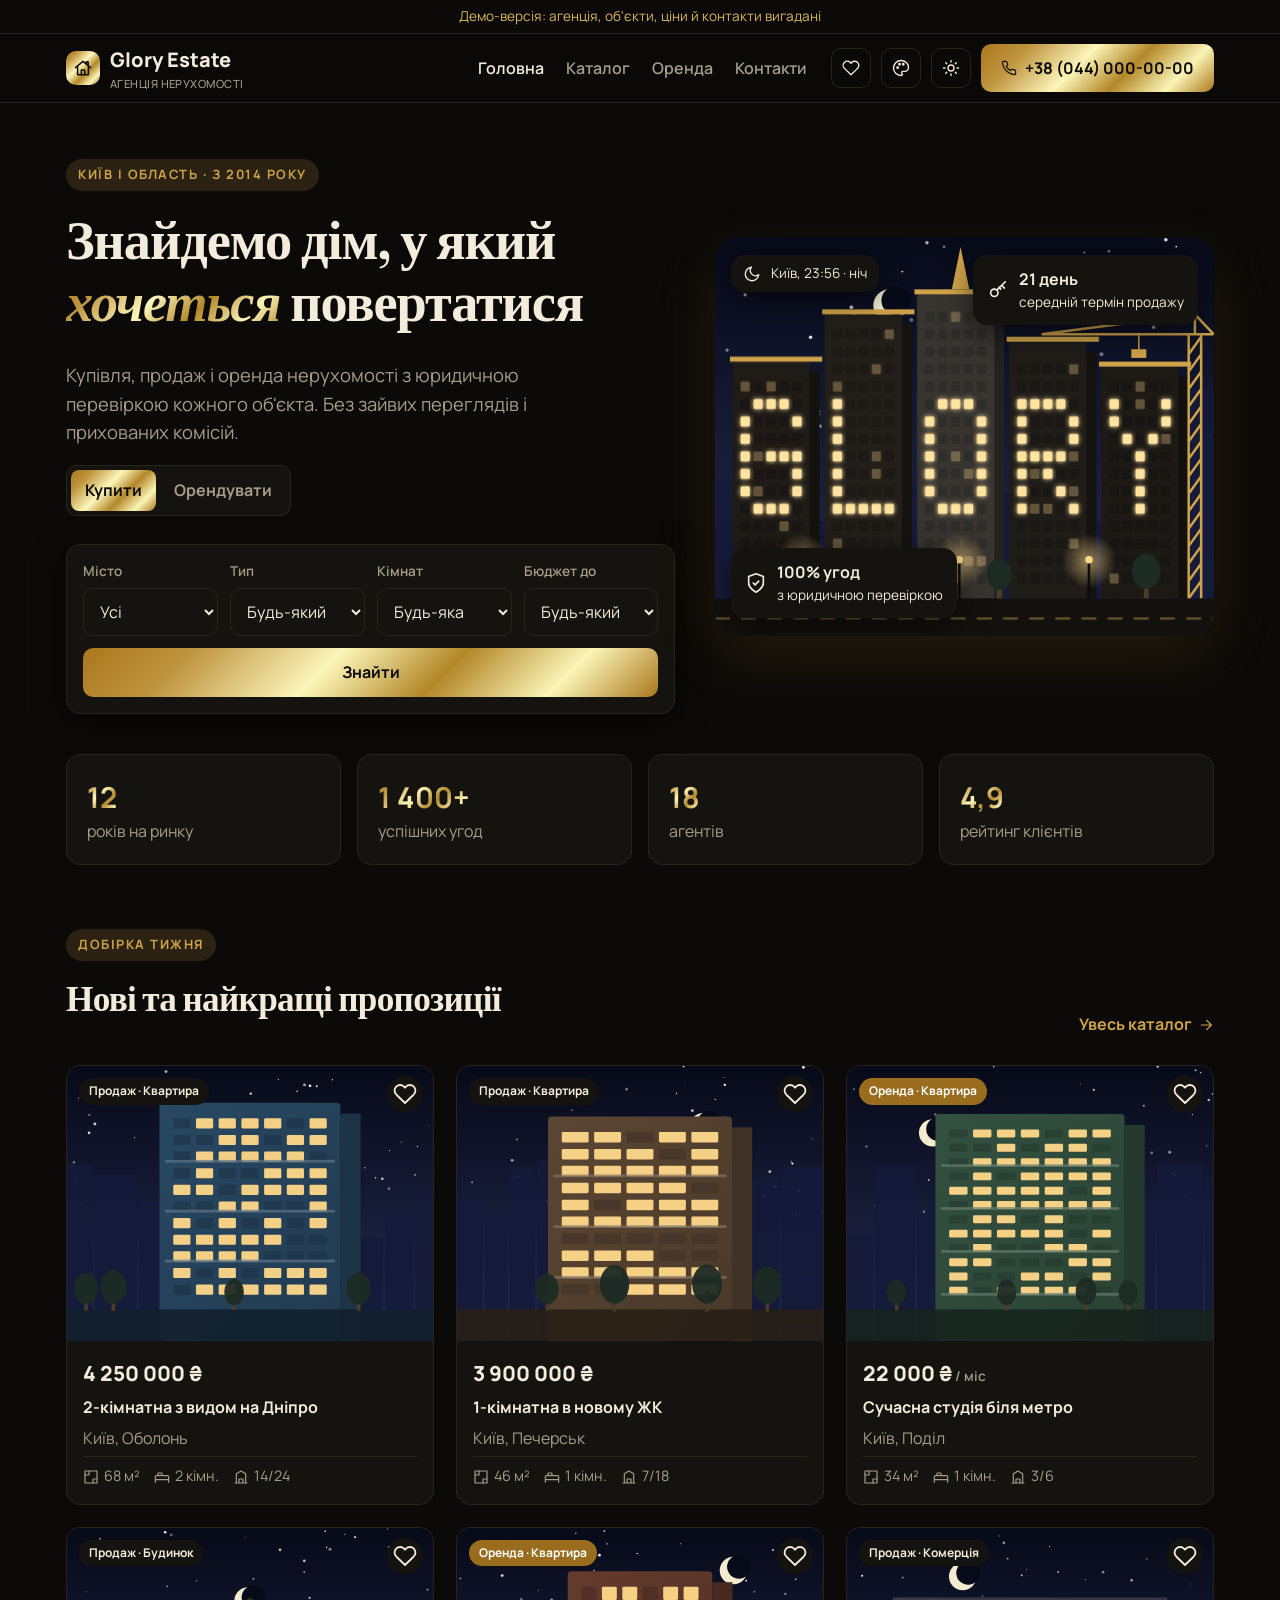
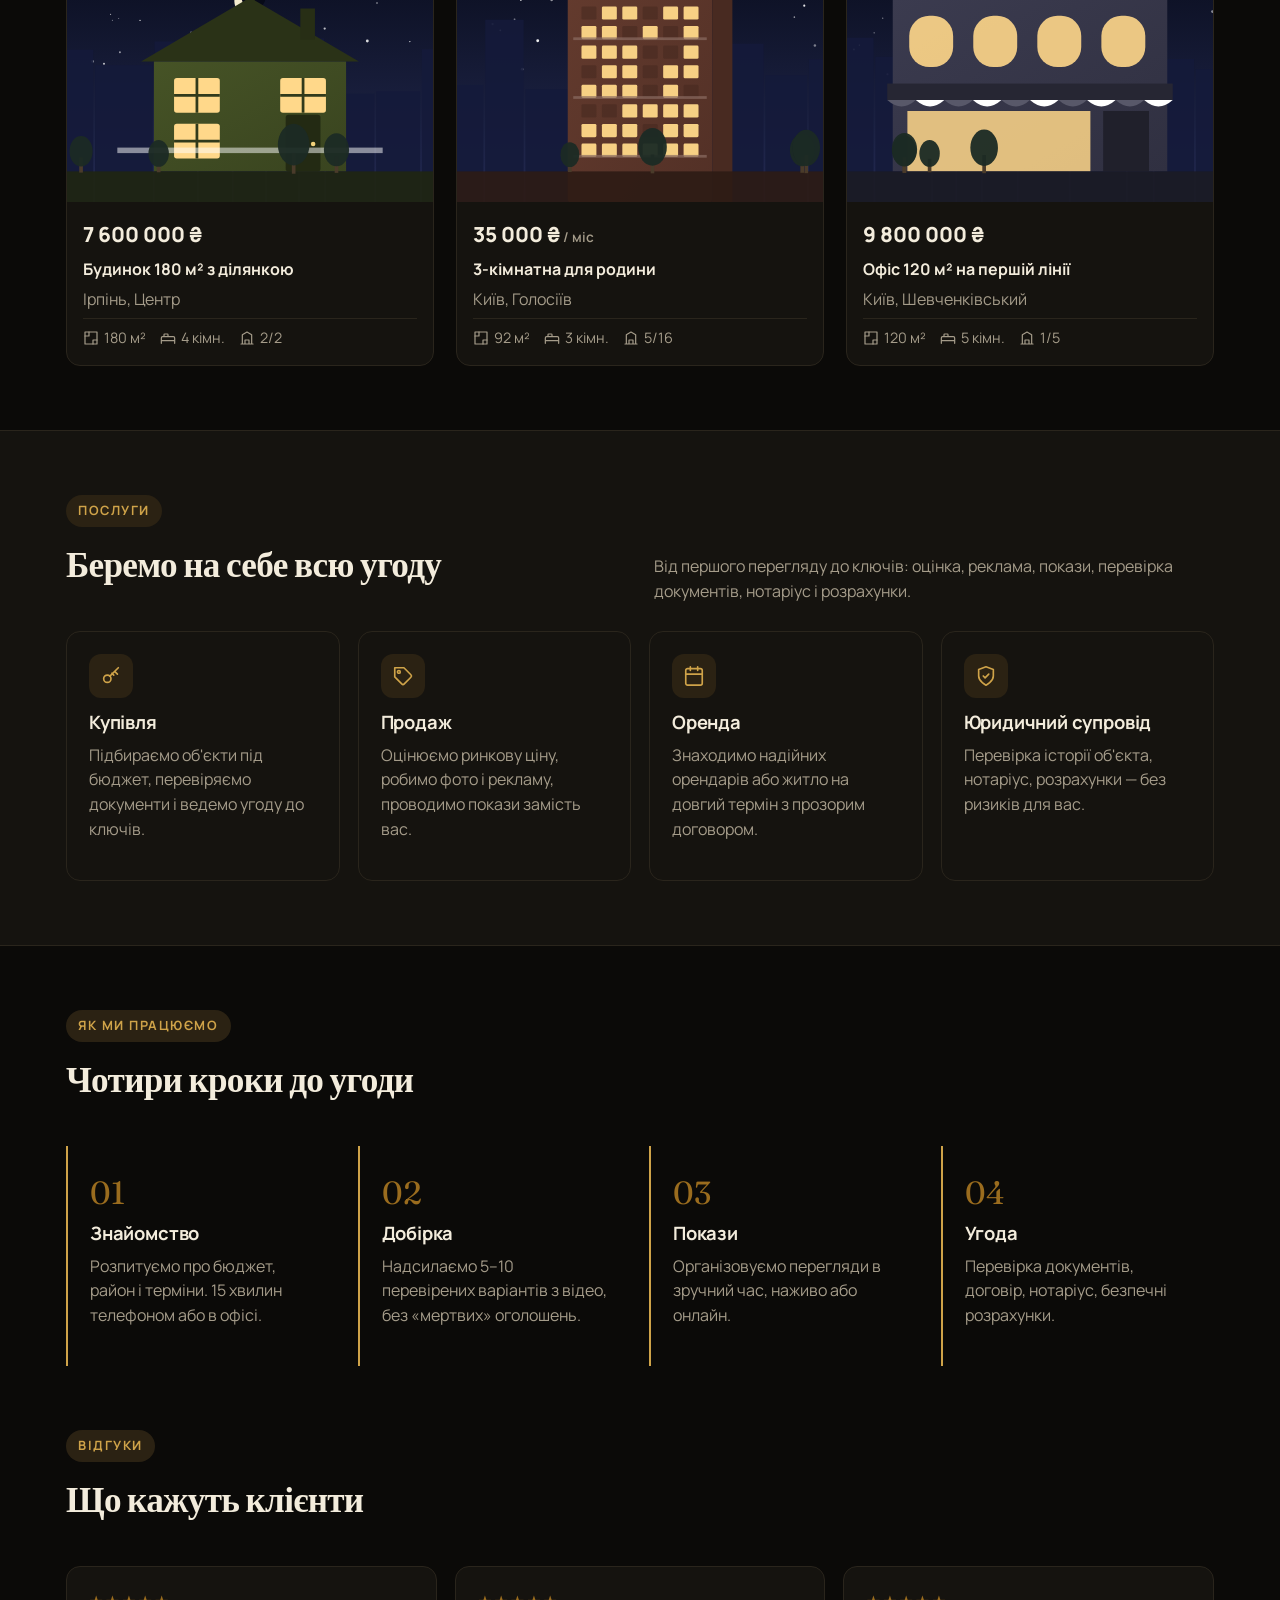
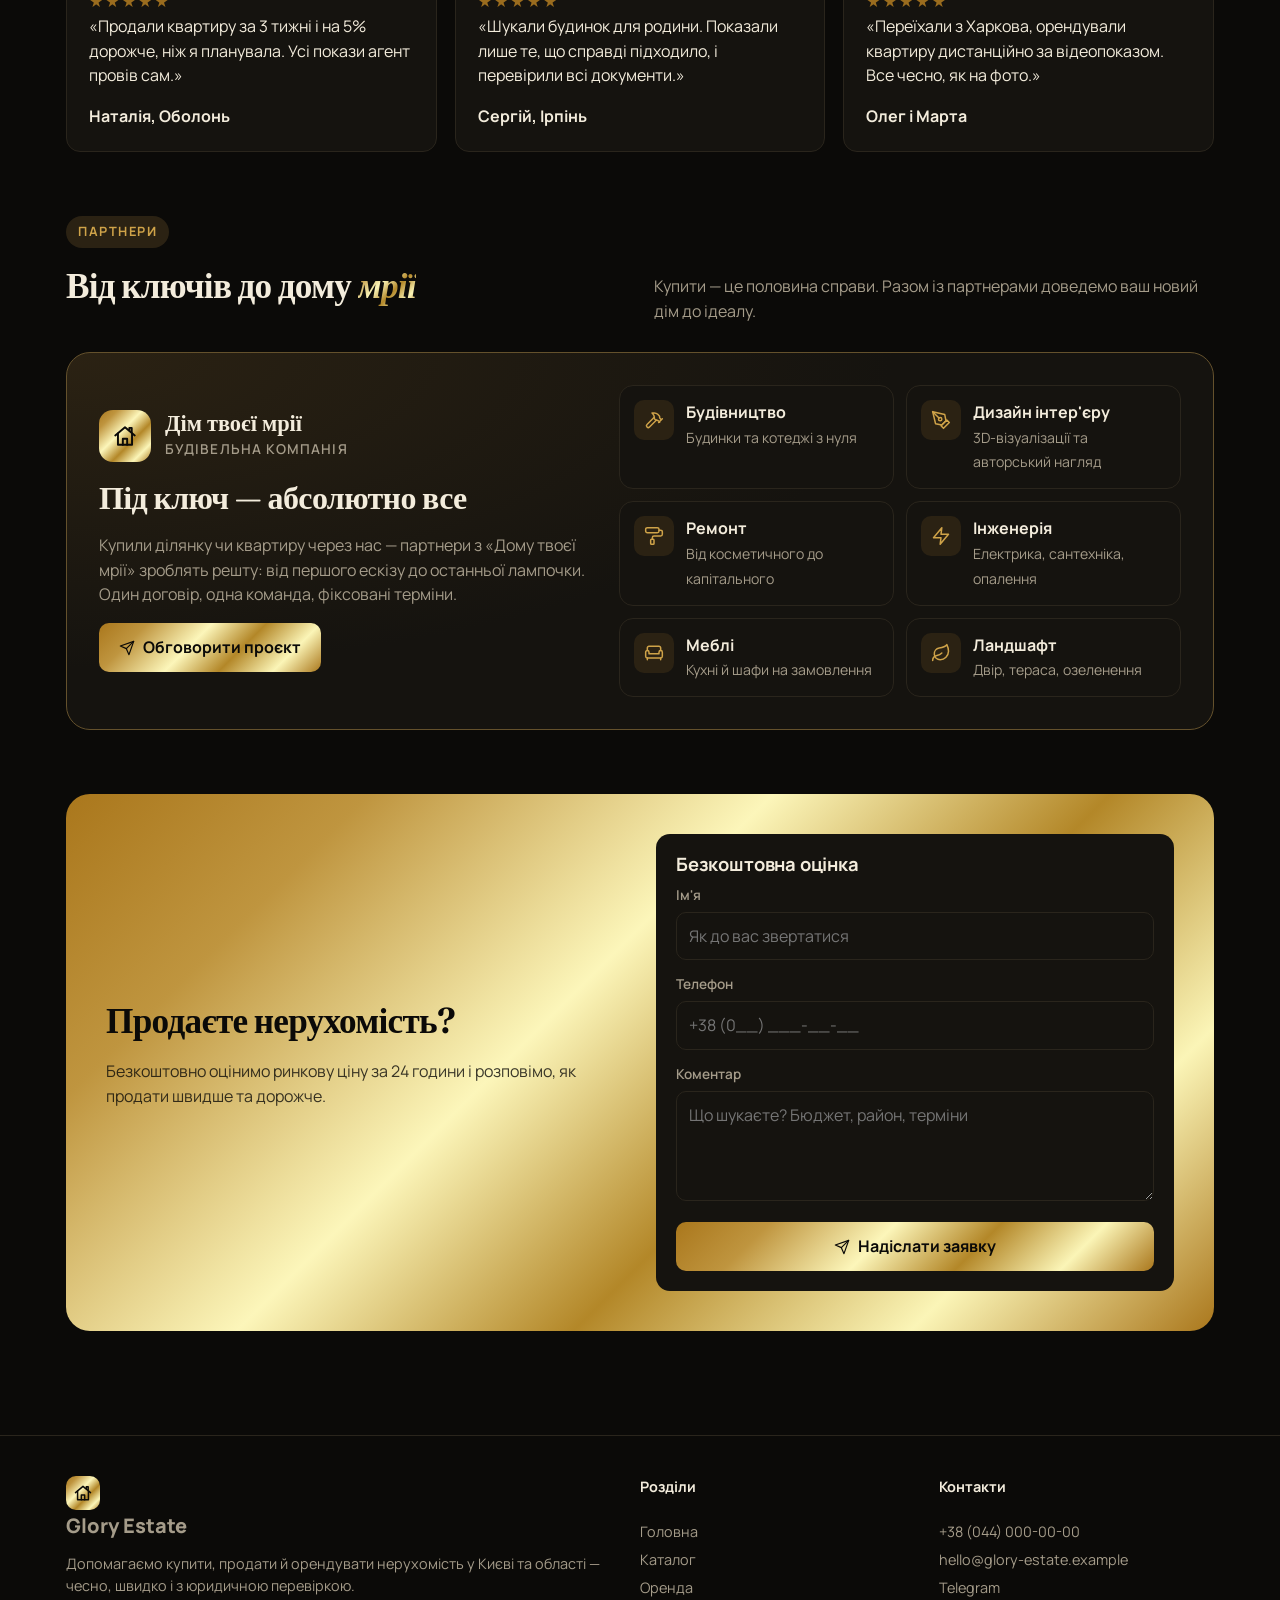
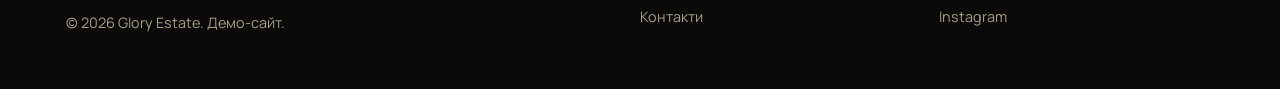
<file: index.html>
<!doctype html>
<html lang="uk">
<head>
  <meta charset="utf-8">
  <meta name="viewport" content="width=device-width, initial-scale=1">
  <title>Glory Estate — агенція нерухомості в Києві</title>
  <meta name="description" content="Купівля, продаж і оренда квартир, будинків і комерційної нерухомості в Києві та області. Юридична перевірка кожної угоди.">
  <link rel="preconnect" href="https://fonts.googleapis.com">
  <link rel="preconnect" href="https://fonts.gstatic.com" crossorigin>
  <link href="https://fonts.googleapis.com/css2?family=Fraunces:ital,opsz,wght@0,9..144,500;0,9..144,600;1,9..144,500&family=Manrope:wght@400;500;600;700;800&display=swap" rel="stylesheet">
  <script src="assets/js/theme.js"></script>
  <link rel="stylesheet" href="assets/css/style.css">
</head>
<body data-page="home">
  <div id="header"></div>

  <main>
    <section class="hero">
      <div class="container hero-grid">
        <div class="reveal">
          <span class="eyebrow">Київ і область · з 2014 року</span>
          <h1>Знайдемо дім, у який <em>хочеться</em> повертатися</h1>
          <p class="lead">Купівля, продаж і оренда нерухомості з юридичною перевіркою кожного об'єкта. Без зайвих переглядів і прихованих комісій.</p>
          <div class="tabs" id="dealTabs" role="tablist">
            <button class="on" data-deal="sale" role="tab">Купити</button>
            <button data-deal="rent" role="tab">Орендувати</button>
          </div>
          <form class="search" id="heroSearch">
            <div><label for="sCity">Місто</label><select id="sCity"></select></div>
            <div><label for="sType">Тип</label><select id="sType"><option value="">Будь-який</option><option>Квартира</option><option>Будинок</option><option>Комерція</option></select></div>
            <div><label for="sRooms">Кімнат</label><select id="sRooms"><option value="">Будь-яка</option><option>1</option><option>2</option><option>3</option><option value="4">4+</option></select></div>
            <div><label for="sMax">Бюджет до</label><select id="sMax"></select></div>
            <button class="btn btn-primary">Знайти</button>
          </form>
        </div>
        <div class="hero-art reveal" id="heroArt"></div>
      </div>
    </section>

    <section class="container">
      <div class="stats" id="stats"></div>
    </section>

    <section class="section">
      <div class="container">
        <div class="section-head reveal">
          <div><span class="eyebrow">Добірка тижня</span><h2>Нові та найкращі пропозиції</h2></div>
          <a class="link-arrow" href="catalog.html">Увесь каталог <span id="arr1"></span></a>
        </div>
        <div class="grid snap" id="topGrid"></div>
      </div>
    </section>

    <section class="section" style="background:var(--surface);border-block:1px solid var(--line)">
      <div class="container">
        <div class="section-head reveal"><div><span class="eyebrow">Послуги</span><h2>Беремо на себе всю угоду</h2></div>
          <p>Від першого перегляду до ключів: оцінка, реклама, покази, перевірка документів, нотаріус і розрахунки.</p></div>
        <div class="services snap" id="services"></div>
      </div>
    </section>

    <section class="section">
      <div class="container">
        <div class="section-head reveal"><div><span class="eyebrow">Як ми працюємо</span><h2>Чотири кроки до угоди</h2></div></div>
        <div class="steps">
          <div class="step reveal"><h3>Знайомство</h3><p class="muted">Розпитуємо про бюджет, район і терміни. 15 хвилин телефоном або в офісі.</p></div>
          <div class="step reveal"><h3>Добірка</h3><p class="muted">Надсилаємо 5–10 перевірених варіантів з відео, без «мертвих» оголошень.</p></div>
          <div class="step reveal"><h3>Покази</h3><p class="muted">Організовуємо перегляди в зручний час, наживо або онлайн.</p></div>
          <div class="step reveal"><h3>Угода</h3><p class="muted">Перевірка документів, договір, нотаріус, безпечні розрахунки.</p></div>
        </div>
      </div>
    </section>

    <section class="section" style="padding-top:0">
      <div class="container">
        <div class="section-head reveal"><div><span class="eyebrow">Відгуки</span><h2>Що кажуть клієнти</h2></div></div>
        <div class="reviews snap" id="reviews"></div>
      </div>
    </section>

    <section class="section" style="padding-top:0">
      <div class="container">
        <div class="section-head reveal"><div><span class="eyebrow">Партнери</span><h2>Від ключів до дому <em>мрії</em></h2></div>
          <p>Купити — це половина справи. Разом із партнерами доведемо ваш новий дім до ідеалу.</p></div>
        <div id="partners"></div>
      </div>
    </section>

    <section class="section" style="padding-top:0">
      <div class="container">
        <div class="cta reveal">
          <div>
            <h2>Продаєте нерухомість?</h2>
            <p class="muted">Безкоштовно оцінимо ринкову ціну за 24 години і розповімо, як продати швидше та дорожче.</p>
          </div>
          <div id="ctaForm"></div>
        </div>
      </div>
    </section>
  </main>

  <div id="footer"></div>

  <script src="assets/js/data.js"></script>
  <script src="assets/js/app.js"></script>
  <script>
    const { $, $$, card, icon, art, bindForm, leadForm, money } = UI;
    let deal = 'sale';
    const cities = [...new Set(LISTINGS.map((p) => p.city))];
    $('#sCity').innerHTML = '<option value="">Усі</option>' + cities.map((c) => `<option>${c}</option>`).join('');
    const budgets = { sale: [2500000, 4000000, 6000000, 10000000], rent: [25000, 40000, 60000] };
    const fillBudget = () => { $('#sMax').innerHTML = '<option value="">Будь-який</option>' + budgets[deal].map((b) => `<option value="${b}">${money(b)}</option>`).join(''); };
    fillBudget();
    $$('#dealTabs button').forEach((b) => b.onclick = () => {
      deal = b.dataset.deal; $$('#dealTabs button').forEach((x) => x.classList.toggle('on', x === b)); fillBudget();
    });
    $('#heroSearch').onsubmit = (e) => {
      e.preventDefault();
      const q = new URLSearchParams({ deal });
      if ($('#sCity').value) q.set('city', $('#sCity').value);
      if ($('#sType').value) q.set('type', $('#sType').value);
      if ($('#sRooms').value) q.set('rooms', $('#sRooms').value);
      if ($('#sMax').value) q.set('max', $('#sMax').value);
      location.href = 'catalog.html?' + q;
    };

    // міська забудова в кольорах поточної палітри, небо — як зараз у Києві; перемальовується при зміні палітри
    const phaseIcon = { day: 'sun', dusk: 'sun', night: 'moon' }, phaseName = { day: 'день', dusk: 'захід сонця', night: 'ніч' };
    let heroPhase;
    const drawHero = () => {
      const ph = heroPhase = UI.skyPhase();
      $('#heroArt').innerHTML = UI.city(THEME.sceneColors()) + `
        <div class="float f3">${icon(phaseIcon[ph], 18)}<div>Київ, <span id="kyivNow">${UI.kyivTime()}</span> · ${phaseName[ph]}</div></div>
        <div class="float f1">${icon('shield', 22)}<div><b>100% угод</b>з юридичною перевіркою</div></div>
        <div class="float f2">${icon('key', 22)}<div><b>21 день</b>середній термін продажу</div></div>`;
    };
    drawHero();
    document.addEventListener('palettechange', drawHero);
    // щохвилини оновлюємо годинник; малюнок — лише коли змінилася пора доби (щоб літери не спалахували щоразу)
    setInterval(() => { if (UI.skyPhase() !== heroPhase) drawHero(); else $('#kyivNow').textContent = UI.kyivTime(); }, 60000);
    $('#stats').innerHTML = AGENCY.stats.map((s) => `<div class="stat reveal"><b>${s.value}</b><span class="muted">${s.label}</span></div>`).join('');
    $('#topGrid').innerHTML = LISTINGS.filter((p) => p.top).concat(LISTINGS.filter((p) => !p.top)).slice(0, 6).map(card).join('');
    $('#services').innerHTML = SERVICES.map((s) => `<div class="service reveal"><div class="ico">${icon(s.icon, 22)}</div><h3>${s.title}</h3><p class="muted">${s.text}</p></div>`).join('');
    $('#partners').innerHTML = PARTNERS.map((p) => `<div class="partner reveal">
      <div class="partner-main">
        <div class="partner-brand"><span class="logo-mark partner-mark">${icon('house', 26)}</span><div><b>${p.name}</b><span class="muted">${p.kind}</span></div></div>
        <h3 class="display">${p.title}</h3>
        <p class="muted">${p.text}</p>
        <a class="btn btn-primary" href="contacts.html">${icon('send', 16)} Обговорити проєкт</a>
      </div>
      <div class="partner-services">${p.services.map((s) => `<div class="partner-svc"><span class="ico">${icon(s.icon, 20)}</span><div><b>${s.title}</b><span class="muted">${s.text}</span></div></div>`).join('')}</div>
    </div>`).join('');
    $('#reviews').innerHTML = REVIEWS.map((r) => `<div class="review reveal"><div class="stars">★★★★★</div><p>«${r.text}»</p><b>${r.name}</b></div>`).join('');
    $('#ctaForm').innerHTML = leadForm('Безкоштовна оцінка');
    $('#arr1').innerHTML = icon('arrow', 16);
    bindForm($('#ctaForm form'));
  </script>
</body>
</html>
</file>
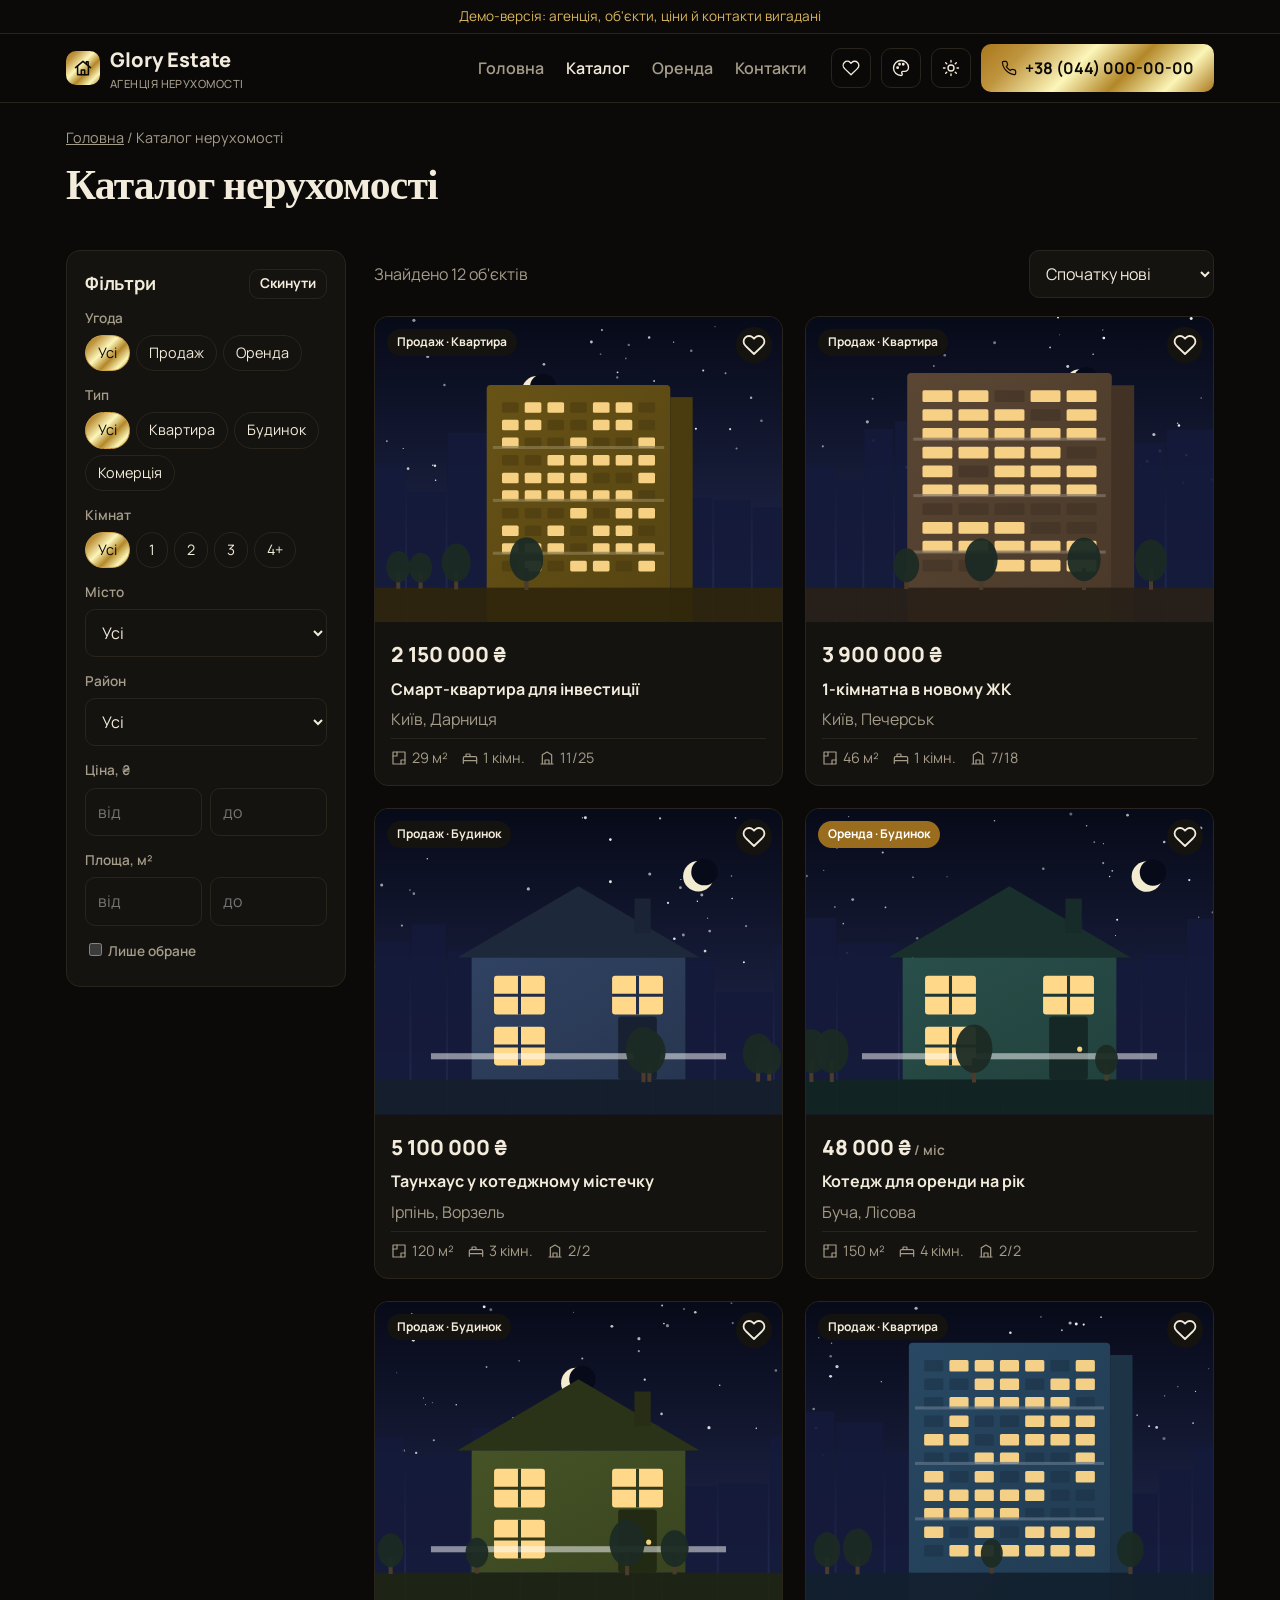
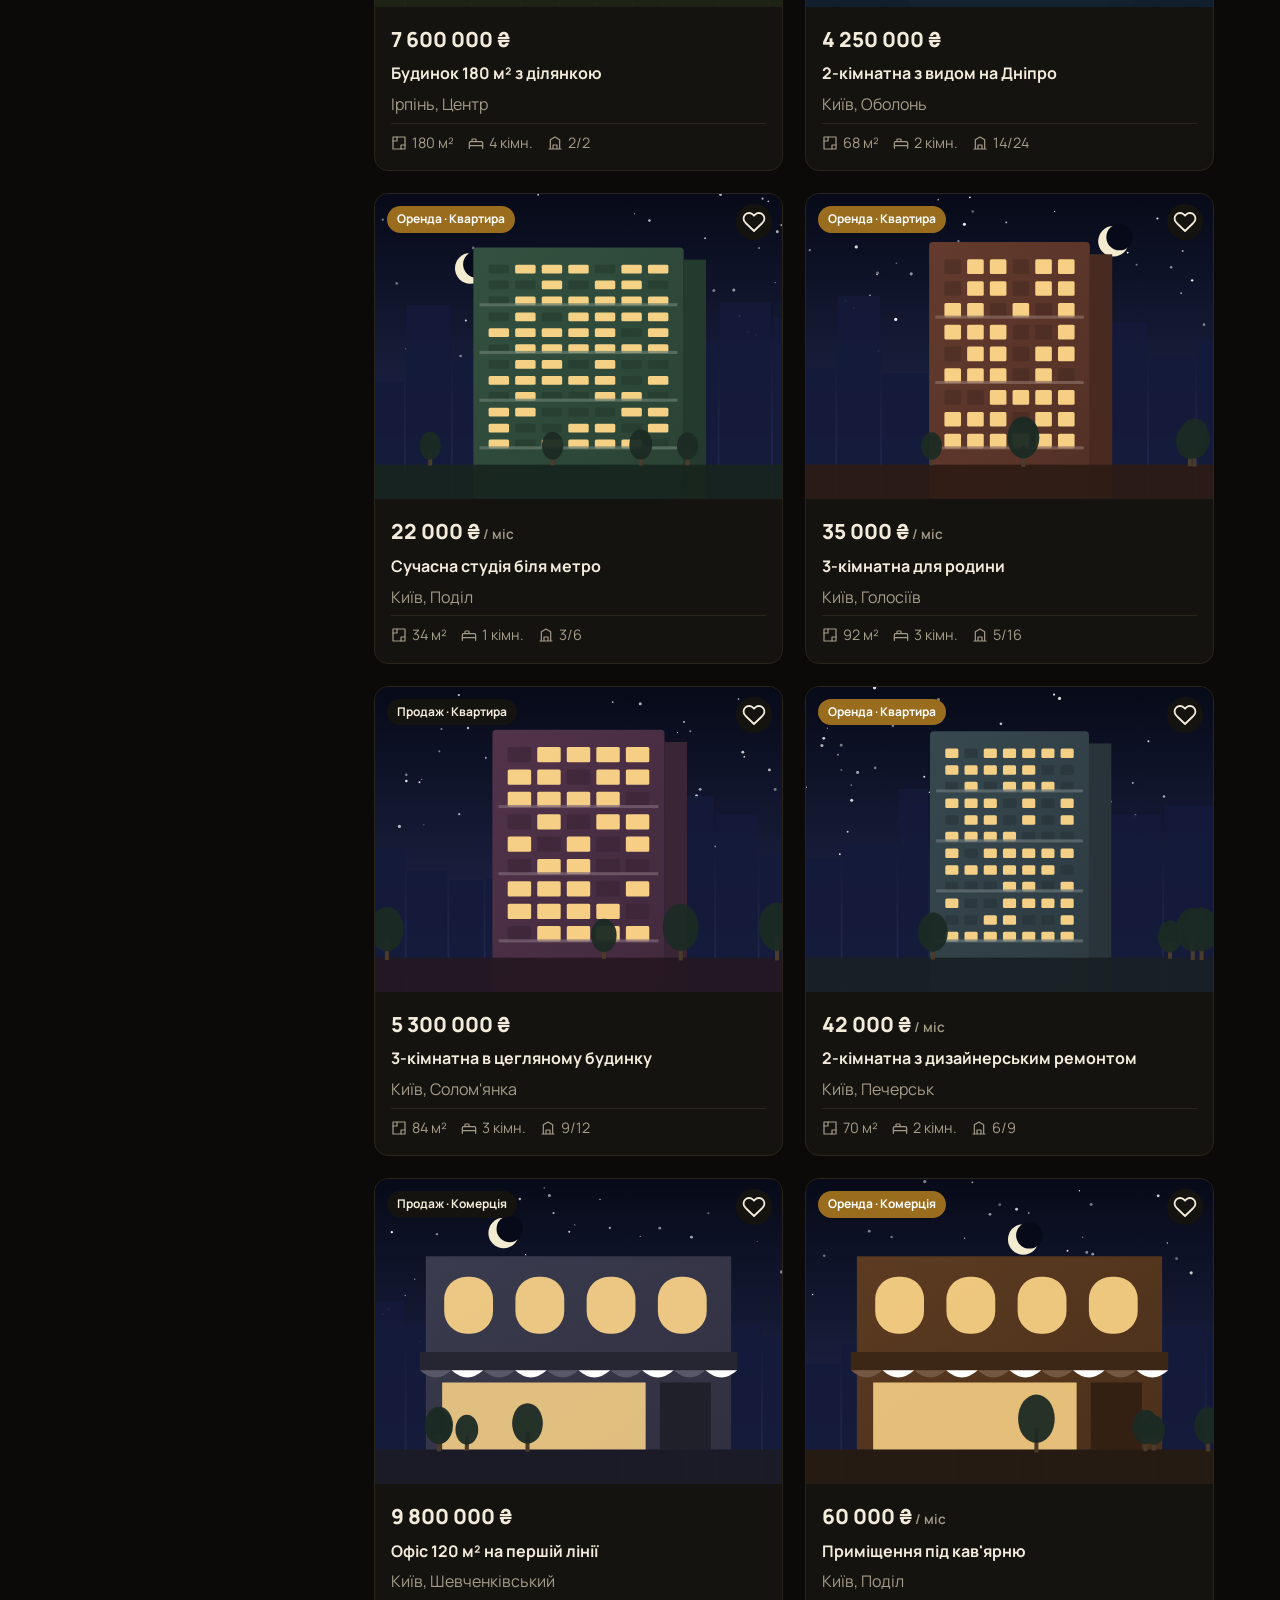
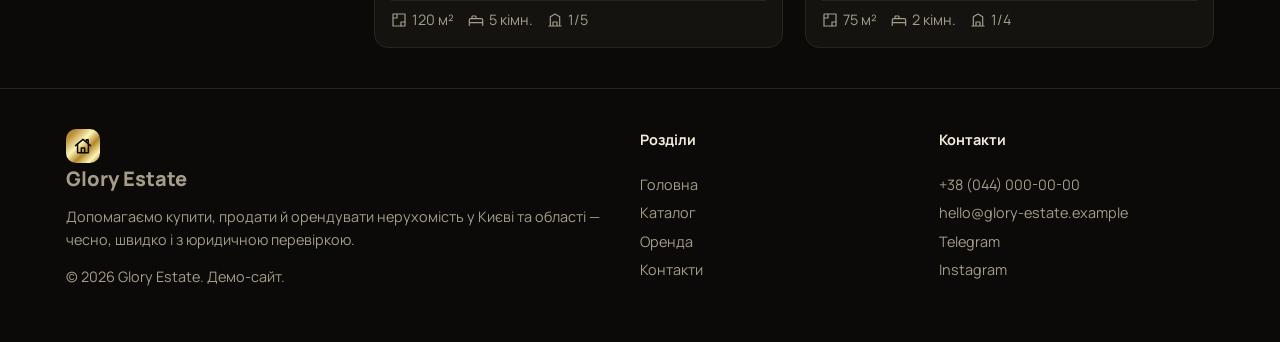
<file: catalog.html>
<!doctype html>
<html lang="uk">
<head>
  <meta charset="utf-8">
  <meta name="viewport" content="width=device-width, initial-scale=1">
  <title>Каталог нерухомості — Glory Estate</title>
  <meta name="description" content="Квартири, будинки й комерційна нерухомість у Києві та області: продаж і оренда з фільтрами за ціною, площею і кімнатами.">
  <link rel="preconnect" href="https://fonts.googleapis.com">
  <link rel="preconnect" href="https://fonts.gstatic.com" crossorigin>
  <link href="https://fonts.googleapis.com/css2?family=Fraunces:ital,opsz,wght@0,9..144,500;0,9..144,600;1,9..144,500&family=Manrope:wght@400;500;600;700;800&display=swap" rel="stylesheet">
  <script src="assets/js/theme.js"></script>
  <link rel="stylesheet" href="assets/css/style.css">
</head>
<body data-page="catalog">
  <div id="header"></div>

  <main class="container">
    <div class="crumbs"><a href="index.html">Головна</a> / <span id="crumb">Каталог</span></div>
    <div class="section-head" style="margin-bottom:20px">
      <div><h1 id="title" style="font-size:clamp(1.8rem,3.5vw,2.6rem)">Каталог</h1></div>
      <button class="btn btn-ghost filters-toggle" id="filtersToggle"></button>
    </div>

    <div class="catalog">
      <div class="sheet-backdrop" id="filtersBackdrop"></div>
      <aside class="filters" id="filters">
        <h3>Фільтри <span class="sheet-x"><button class="icon-btn" id="filtersClose" aria-label="Закрити фільтри"></button></span><button class="btn btn-ghost" id="reset" style="padding:6px 10px;font-size:.85rem">Скинути</button></h3>
        <div class="field"><label>Угода</label><div class="pills" data-key="deal">
          <button data-v="">Усі</button><button data-v="sale">Продаж</button><button data-v="rent">Оренда</button></div></div>
        <div class="field"><label>Тип</label><div class="pills" data-key="type">
          <button data-v="">Усі</button><button data-v="Квартира">Квартира</button><button data-v="Будинок">Будинок</button><button data-v="Комерція">Комерція</button></div></div>
        <div class="field"><label>Кімнат</label><div class="pills" data-key="rooms">
          <button data-v="">Усі</button><button data-v="1">1</button><button data-v="2">2</button><button data-v="3">3</button><button data-v="4">4+</button></div></div>
        <div class="field"><label for="fCity">Місто</label><select id="fCity"></select></div>
        <div class="field"><label for="fDistrict">Район</label><select id="fDistrict"></select></div>
        <div class="field"><label>Ціна, ₴</label><div class="row2"><input id="fMin" inputmode="numeric" placeholder="від"><input id="fMax" inputmode="numeric" placeholder="до"></div></div>
        <div class="field"><label>Площа, м²</label><div class="row2"><input id="fAreaMin" inputmode="numeric" placeholder="від"><input id="fAreaMax" inputmode="numeric" placeholder="до"></div></div>
        <div class="field" style="margin:0"><label><input type="checkbox" id="fFav" style="width:auto;margin-right:6px">Лише обране</label></div>
        <div class="sheet-foot"><button class="btn btn-primary btn-block" id="filtersApply"></button></div>
      </aside>

      <section>
        <div class="toolbar">
          <span class="muted" id="count"></span>
          <select id="sort" aria-label="Сортування">
            <option value="new">Спочатку нові</option>
            <option value="cheap">Спочатку дешевші</option>
            <option value="exp">Спочатку дорожчі</option>
            <option value="area">За площею</option>
          </select>
        </div>
        <div class="grid" id="grid"></div>
      </section>
    </div>
  </main>

  <div id="footer"></div>

  <script src="assets/js/data.js"></script>
  <script src="assets/js/app.js"></script>
  <script>
    const { $, $$, card, icon, syncFavs, favs, reveal } = UI;
    const qs = new URLSearchParams(location.search);
    const st = {
      deal: qs.get('deal') || '', type: qs.get('type') || '', rooms: qs.get('rooms') || '', city: qs.get('city') || '',
      district: '', min: '', max: qs.get('max') || '', areaMin: '', areaMax: '', fav: qs.get('fav') === '1', sort: 'new',
    };
    const num = (v) => Number(String(v).replace(/\D/g, '')) || 0;
    const cities = [...new Set(LISTINGS.map((p) => p.city))];
    $('#fCity').innerHTML = '<option value="">Усі</option>' + cities.map((c) => `<option>${c}</option>`).join('');
    const fillDistricts = () => {
      const ds = [...new Set(LISTINGS.filter((p) => !st.city || p.city === st.city).map((p) => p.district))];
      $('#fDistrict').innerHTML = '<option value="">Усі</option>' + ds.map((d) => `<option>${d}</option>`).join('');
      $('#fDistrict').value = st.district;
    };

    function syncControls() {
      $$('.pills').forEach((g) => $$('button', g).forEach((b) => b.classList.toggle('on', b.dataset.v === st[g.dataset.key])));
      $('#fCity').value = st.city; fillDistricts();
      $('#fMax').value = st.max; $('#fMin').value = st.min; $('#fAreaMin').value = st.areaMin; $('#fAreaMax').value = st.areaMax;
      $('#fFav').checked = st.fav; $('#sort').value = st.sort;
    }

    function render() {
      const f = favs();
      let list = LISTINGS.filter((p) =>
        (!st.deal || p.deal === st.deal) && (!st.type || p.type === st.type) &&
        (!st.rooms || (st.rooms === '4' ? p.rooms >= 4 : p.rooms === +st.rooms)) &&
        (!st.city || p.city === st.city) && (!st.district || p.district === st.district) &&
        (!st.min || p.price >= num(st.min)) && (!st.max || p.price <= num(st.max)) &&
        (!st.areaMin || p.area >= num(st.areaMin)) && (!st.areaMax || p.area <= num(st.areaMax)) &&
        (!st.fav || f.includes(p.id)));
      const by = { new: (a, b) => b.year - a.year, cheap: (a, b) => a.price - b.price, exp: (a, b) => b.price - a.price, area: (a, b) => b.area - a.area };
      list.sort(by[st.sort]);
      const t = st.fav ? 'Обране' : st.deal === 'rent' ? 'Оренда нерухомості' : st.deal === 'sale' ? 'Продаж нерухомості' : 'Каталог нерухомості';
      $('#title').textContent = t; $('#crumb').textContent = t; document.title = t + ' — ' + AGENCY.name;
      const n = list.length;
      $('#filtersApply').textContent = n ? `Показати ${n}` : 'Нічого не знайдено';
      const active = ['deal', 'type', 'rooms', 'city', 'district', 'min', 'max', 'areaMin', 'areaMax', 'fav'].filter((k) => st[k]).length;
      $('#filtersToggle').innerHTML = icon('filter', 16) + ' Фільтри' + (active ? ` <span class="f-badge">${active}</span>` : '');
      $('#count').textContent = `Знайдено ${n} ${n % 10 === 1 && n % 100 !== 11 ? "об'єкт" : n % 10 >= 2 && n % 10 <= 4 && (n % 100 < 10 || n % 100 >= 20) ? "об'єкти" : "об'єктів"}`;
      $('#grid').innerHTML = n ? list.map(card).join('') :
        `<div class="empty" style="grid-column:1/-1"><h3>Нічого не знайшли</h3><p class="muted">Спробуйте змінити фільтри — або залиште заявку, і ми підберемо варіанти, яких ще немає на сайті.</p><a class="btn btn-primary" href="contacts.html">Залишити заявку</a></div>`;
      syncFavs(); reveal();
      const q = new URLSearchParams(); ['deal', 'type', 'rooms', 'city', 'max'].forEach((k) => st[k] && q.set(k, st[k])); if (st.fav) q.set('fav', '1');
      history.replaceState(null, '', 'catalog.html' + (q.toString() ? '?' + q : ''));
    }

    $$('.pills').forEach((g) => g.addEventListener('click', (e) => {
      const b = e.target.closest('button'); if (!b) return; st[g.dataset.key] = b.dataset.v; syncControls(); render();
    }));
    $('#fCity').onchange = (e) => { st.city = e.target.value; st.district = ''; fillDistricts(); render(); };
    $('#fDistrict').onchange = (e) => { st.district = e.target.value; render(); };
    [['#fMin', 'min'], ['#fMax', 'max'], ['#fAreaMin', 'areaMin'], ['#fAreaMax', 'areaMax']].forEach(([s, k]) => $(s).addEventListener('input', (e) => { st[k] = e.target.value; render(); }));
    $('#fFav').onchange = (e) => { st.fav = e.target.checked; render(); };
    $('#sort').onchange = (e) => { st.sort = e.target.value; render(); };
    $('#reset').onclick = () => { Object.assign(st, { deal: '', type: '', rooms: '', city: '', district: '', min: '', max: '', areaMin: '', areaMax: '', fav: false }); syncControls(); render(); };
    // на телефоні фільтри — шторка знизу
    const sheet = (on) => { $('#filters').classList.toggle('open', on); $('#filtersBackdrop').classList.toggle('open', on); document.body.classList.toggle('sheet-open', on); };
    $('#filtersToggle').onclick = () => sheet(!$('#filters').classList.contains('open'));
    $('#filtersClose').innerHTML = icon('close', 18);
    ['#filtersClose', '#filtersApply', '#filtersBackdrop'].forEach((s) => $(s).addEventListener('click', () => sheet(false)));
    document.addEventListener('click', (e) => { if (e.target.closest('[data-fav]') && st.fav) setTimeout(render, 0); });
    syncControls(); render();
  </script>
</body>
</html>
</file>
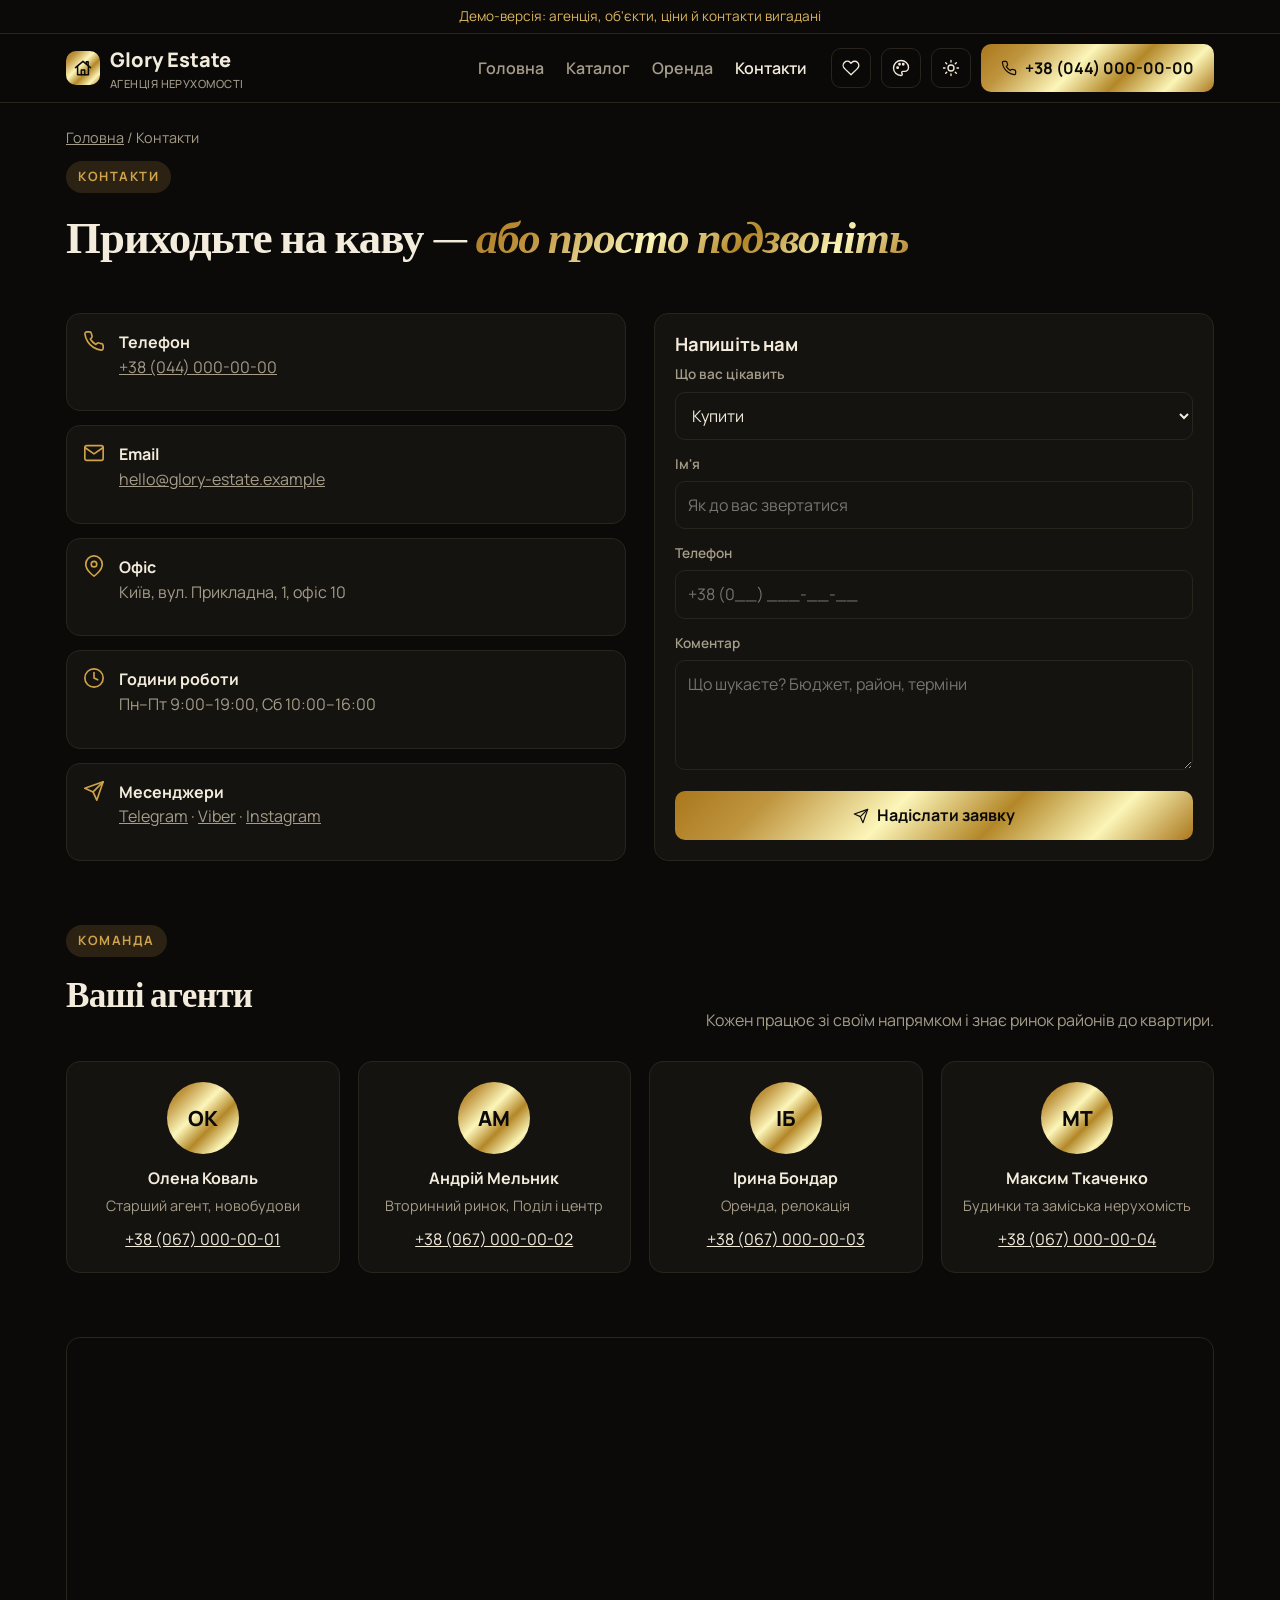
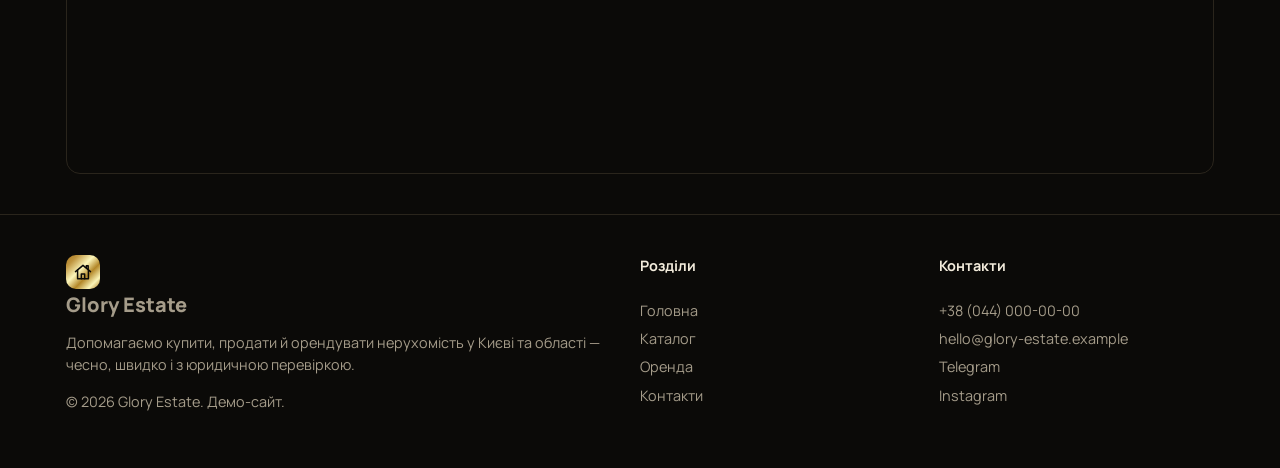
<file: contacts.html>
<!doctype html>
<html lang="uk">
<head>
  <meta charset="utf-8">
  <meta name="viewport" content="width=device-width, initial-scale=1">
  <title>Контакти — Glory Estate</title>
  <meta name="description" content="Офіс агенції нерухомості Glory Estate в Києві: телефон, адреса, години роботи, команда агентів.">
  <link rel="preconnect" href="https://fonts.googleapis.com">
  <link rel="preconnect" href="https://fonts.gstatic.com" crossorigin>
  <link href="https://fonts.googleapis.com/css2?family=Fraunces:ital,opsz,wght@0,9..144,500;0,9..144,600;1,9..144,500&family=Manrope:wght@400;500;600;700;800&display=swap" rel="stylesheet">
  <script src="assets/js/theme.js"></script>
  <link rel="stylesheet" href="assets/css/style.css">
</head>
<body data-page="contacts">
  <div id="header"></div>

  <main class="container">
    <div class="crumbs"><a href="index.html">Головна</a> / Контакти</div>
    <div class="section-head reveal"><div><span class="eyebrow">Контакти</span><h1 style="font-size:clamp(1.8rem,3.5vw,2.8rem)">Приходьте на каву — <em>або просто подзвоніть</em></h1></div></div>

    <div class="contacts">
      <div class="contact-list" id="list"></div>
      <div class="box reveal" id="formBox"></div>
    </div>

    <section class="section">
      <div class="section-head reveal"><div><span class="eyebrow">Команда</span><h2>Ваші агенти</h2></div>
        <p>Кожен працює зі своїм напрямком і знає ринок районів до квартири.</p></div>
      <div class="team" id="team"></div>
    </section>

    <div class="map reveal" style="aspect-ratio:21/8"><iframe title="Офіс на карті" width="100%" height="100%" style="border:0" loading="lazy" id="map"></iframe></div>
  </main>

  <div id="footer"></div>

  <script src="assets/js/data.js"></script>
  <script src="assets/js/app.js"></script>
  <script>
    const { $, icon, bindForm, leadForm, reveal } = UI;
    const A = AGENCY;
    $('#list').innerHTML = [
      ['phone', 'Телефон', `<a href="tel:${A.phoneHref}">${A.phone}</a>`],
      ['mail', 'Email', `<a href="mailto:${A.email}">${A.email}</a>`],
      ['pin', 'Офіс', A.address],
      ['clock', 'Години роботи', A.hours],
      ['send', 'Месенджери', `<a href="${A.telegram}">Telegram</a> · <a href="${A.viber}">Viber</a> · <a href="${A.instagram}">Instagram</a>`],
    ].map(([i, t, v]) => `<div class="contact-item reveal"><span class="ico">${icon(i, 22)}</span><div><b>${t}</b><div class="muted">${v}</div></div></div>`).join('');
    $('#formBox').innerHTML = leadForm('Напишіть нам', `
      <div class="field"><label>Що вас цікавить</label><select name="topic"><option>Купити</option><option>Продати</option><option>Орендувати</option><option>Здати в оренду</option><option>Консультація юриста</option></select></div>`);
    bindForm($('#formBox form'));
    $('#team').innerHTML = AGENTS.map((a) => `<div class="member reveal"><div class="avatar">${a.initials}</div><b>${a.name}</b><p class="muted" style="font-size:.9rem;margin:4px 0 10px">${a.role}</p><a href="tel:${a.phone.replace(/[^\d+]/g, '')}">${a.phone}</a></div>`).join('');
    $('#map').src = 'https://maps.google.com/maps?q=' + encodeURIComponent('Київ, Хрещатик') + '&z=14&output=embed';
    reveal();
  </script>
</body>
</html>
</file>
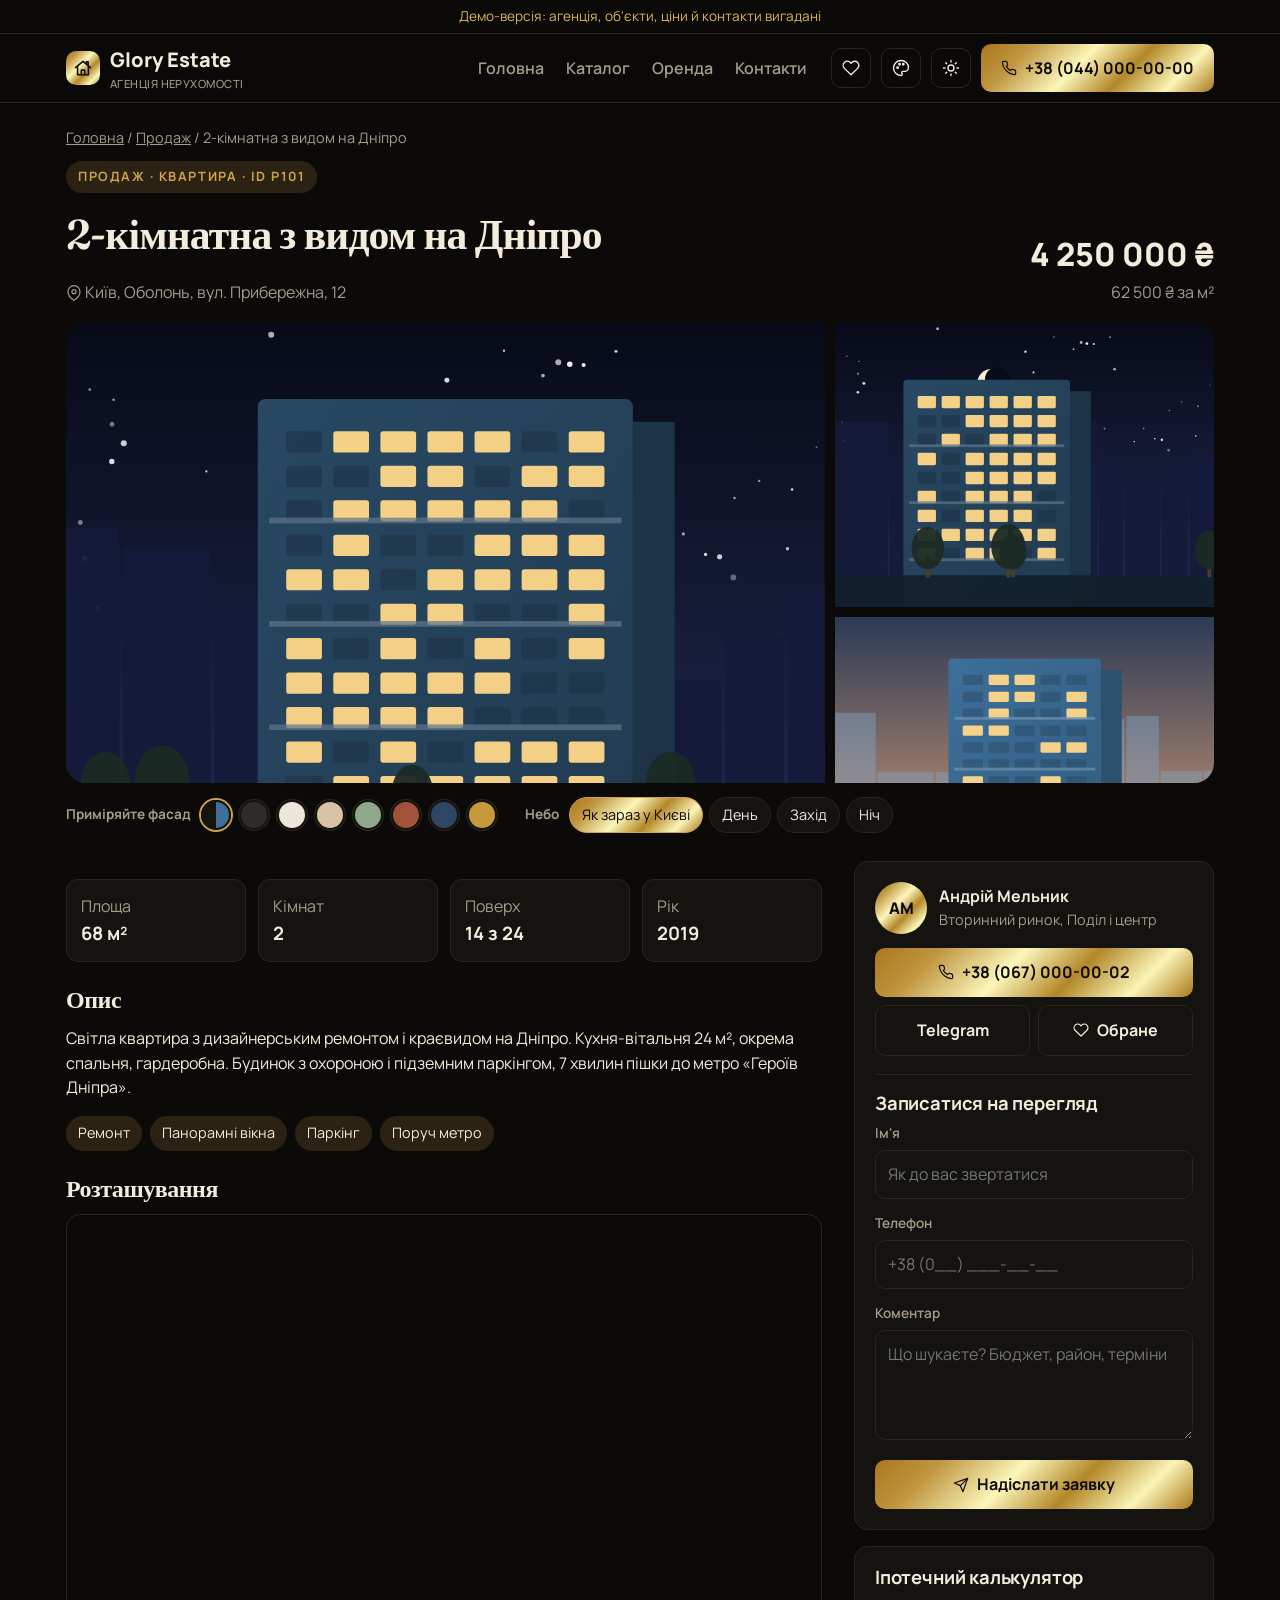
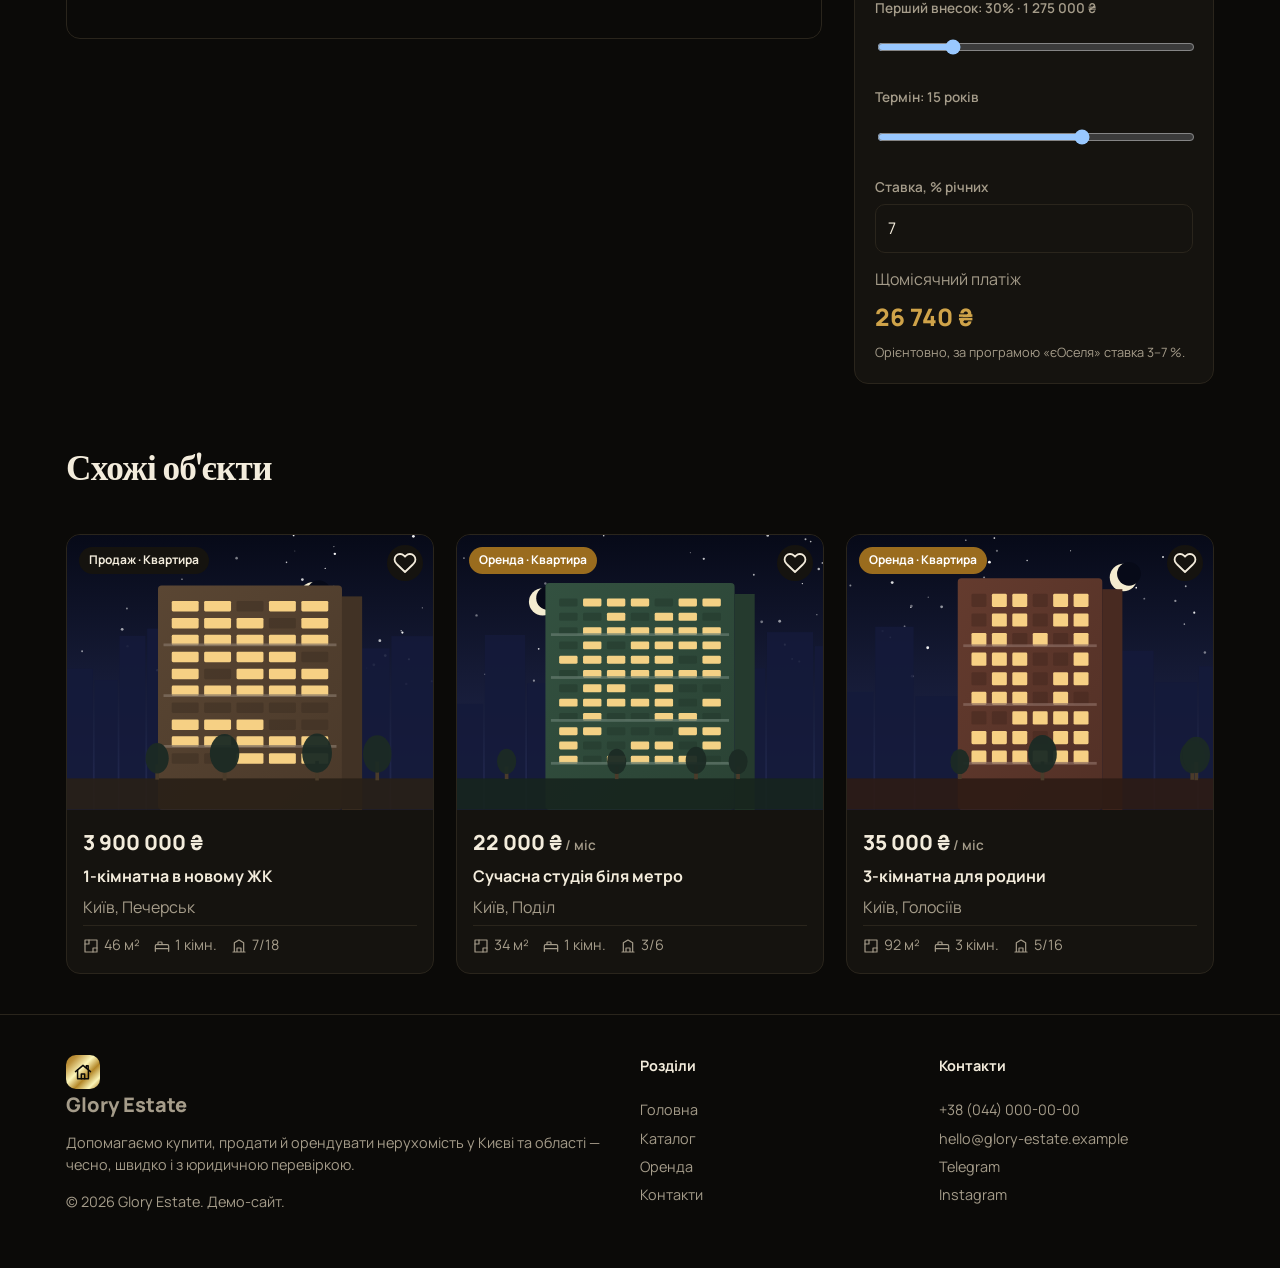
<file: property.html>
<!doctype html>
<html lang="uk">
<head>
  <meta charset="utf-8">
  <meta name="viewport" content="width=device-width, initial-scale=1">
  <title>Об'єкт — Glory Estate</title>
  <link rel="preconnect" href="https://fonts.googleapis.com">
  <link rel="preconnect" href="https://fonts.gstatic.com" crossorigin>
  <link href="https://fonts.googleapis.com/css2?family=Fraunces:ital,opsz,wght@0,9..144,500;0,9..144,600;1,9..144,500&family=Manrope:wght@400;500;600;700;800&display=swap" rel="stylesheet">
  <script src="assets/js/theme.js"></script>
  <link rel="stylesheet" href="assets/css/style.css">
</head>
<body data-page="property">
  <div id="header"></div>

  <main class="container" id="main"></main>

  <div id="footer"></div>

  <script src="assets/js/data.js"></script>
  <script src="assets/js/app.js"></script>
  <script>
    const { $, card, icon, art, money, priceLabel, bindForm, leadForm, syncFavs, reveal } = UI;
    const id = new URLSearchParams(location.search).get('id');
    const p = LISTINGS.find((x) => x.id === id) || LISTINGS[0];
    const ag = AGENTS.find((a) => a.id === p.agent);
    document.title = `${p.title}, ${p.district} — ${AGENCY.name}`;
    const perM2 = p.deal === 'sale' ? `<span class="muted">${money(Math.round(p.price / p.area))} за м²</span>` : '<span class="muted">комунальні окремо</span>';
    const similar = LISTINGS.filter((x) => x.id !== p.id && (x.type === p.type || x.district === p.district)).slice(0, 3);
    const mapQ = encodeURIComponent(`${p.city}, ${p.address}`);
    const FACADES = [['#2f2c28', 'Графіт'], ['#ece6da', 'Слонова кістка'], ['#d9c3a5', 'Пісок'], ['#8fa98a', 'Шавлія'], ['#a0533a', 'Цегла'], ['#2e4565', 'Нічний синій'], ['#c49a3c', 'Золото']];

    $('#main').innerHTML = `
      <div class="crumbs"><a href="index.html">Головна</a> / <a href="catalog.html?deal=${p.deal}">${p.deal === 'rent' ? 'Оренда' : 'Продаж'}</a> / ${p.title}</div>
      <div class="prop-head">
        <div><span class="eyebrow">${p.deal === 'rent' ? 'Оренда' : 'Продаж'} · ${p.type} · ID ${p.id.toUpperCase()}</span>
          <h1 style="font-size:clamp(1.7rem,3.5vw,2.6rem)">${p.title}</h1>
          <div class="muted">${icon('pin', 16)} ${p.city}, ${p.district}, ${p.address}</div></div>
        <div class="prop-price"><div class="price" style="font-size:2rem">${priceLabel(p)}</div>${perM2}</div>
      </div>
      <div class="gallery" id="gallery"></div>
      <div class="art-tools">
        <div><span class="muted">Приміряйте фасад</span><div class="swatches" id="facade">
          ${[['', 'Як є'], ...FACADES].map(([c, t]) => `<button class="sw${c ? '' : ' sw-reset on'}" data-c="${c}" style="--c:${c || p.palette[1]}" title="${t}" aria-label="${t}"></button>`).join('')}
        </div></div>
        <div><span class="muted">Небо</span><div class="pills" id="sky">
          ${[['', 'Як зараз у Києві'], ['day', 'День'], ['dusk', 'Захід'], ['night', 'Ніч']].map(([v, t]) => `<button data-v="${v}" class="${v ? '' : 'on'}">${t}</button>`).join('')}
        </div></div>
      </div>
      <div class="prop-grid">
        <div>
          <div class="specs">
            <div class="spec"><span class="muted">Площа</span><b>${p.area} м²</b></div>
            <div class="spec"><span class="muted">Кімнат</span><b>${p.rooms}</b></div>
            <div class="spec"><span class="muted">Поверх</span><b>${p.floor} з ${p.floors}</b></div>
            <div class="spec"><span class="muted">Рік</span><b>${p.year}</b></div>
          </div>
          <h2 style="font-size:1.5rem">Опис</h2>
          <p>${p.description}</p>
          <div class="tags">${p.features.map((f) => `<span class="tag">${f}</span>`).join('')}</div>
          <h2 style="font-size:1.5rem">Розташування</h2>
          <div class="map"><iframe title="Карта" width="100%" height="100%" style="border:0" loading="lazy"
            src="https://maps.google.com/maps?q=${mapQ}&z=14&output=embed"></iframe></div>
        </div>
        <aside class="side">
          <div class="box">
            <div class="agent"><div class="avatar">${ag.initials}</div><div><b>${ag.name}</b><div class="muted" style="font-size:.9rem">${ag.role}</div></div></div>
            <a class="btn btn-primary btn-block" href="tel:${ag.phone.replace(/[^\d+]/g, '')}">${icon('phone', 16)} ${ag.phone}</a>
            <div style="display:flex;gap:8px;margin-top:8px">
              <a class="btn btn-ghost" style="flex:1" href="${AGENCY.telegram}">Telegram</a>
              <button class="btn btn-ghost" style="flex:1" data-fav="${p.id}">${icon('heart', 16)} Обране</button>
            </div>
            <hr style="border:0;border-top:1px solid var(--line);margin:18px 0">
            <div id="leadBox"></div>
          </div>
          ${p.deal === 'sale' ? `<div class="box calc">
            <h3>Іпотечний калькулятор</h3>
            <div class="field"><label>Перший внесок: <span id="dpL"></span></label><input type="range" id="dp" min="20" max="70" value="30"></div>
            <div class="field"><label>Термін: <span id="yrL"></span></label><input type="range" id="yr" min="5" max="20" value="15"></div>
            <div class="field"><label>Ставка, % річних</label><input id="rate" inputmode="decimal" value="7"></div>
            <span class="muted">Щомісячний платіж</span><output id="pay"></output>
            <p class="muted" style="font-size:.8rem;margin:8px 0 0">Орієнтовно, за програмою «єОселя» ставка 3–7 %.</p>
          </div>` : ''}
        </aside>
      </div>
      ${similar.length ? `<section class="section" style="padding-bottom:0"><div class="section-head"><h2>Схожі об'єкти</h2></div><div class="grid snap">${similar.map(card).join('')}</div></section>` : ''}`;

    // галерея з «примірочною»: колір фасаду й небо
    const look = {};
    const drawGallery = () => { $('#gallery').innerHTML = `<div class="main">${art(p, 0, look)}</div><div>${art(p, 1, look)}</div><div>${art(p, 2, look)}</div>`; };
    const pick = (box, key, attr) => $(box).addEventListener('click', (e) => {
      const b = e.target.closest('button'); if (!b) return;
      look[key] = b.dataset[attr] || undefined;
      $(box).querySelectorAll('button').forEach((x) => x.classList.toggle('on', x === b));
      drawGallery();
    });
    pick('#facade', 'facade', 'c'); pick('#sky', 'phase', 'v');
    drawGallery();

    $('#leadBox').innerHTML = leadForm('Записатися на перегляд');
    bindForm($('#leadBox form'));
    if (p.deal === 'sale') {
      const calc = () => {
        const dp = +$('#dp').value, yr = +$('#yr').value, r = (parseFloat($('#rate').value.replace(',', '.')) || 0) / 1200;
        const loan = p.price * (1 - dp / 100), n = yr * 12;
        const pay = r ? loan * r / (1 - Math.pow(1 + r, -n)) : loan / n;
        $('#dpL').textContent = `${dp}% · ${money(Math.round(p.price * dp / 100))}`;
        $('#yrL').textContent = `${yr} років`;
        $('#pay').textContent = money(Math.round(pay));
      };
      ['#dp', '#yr', '#rate'].forEach((s) => $(s).addEventListener('input', calc)); calc();
    }
    syncFavs(); reveal();
  </script>
</body>
</html>
</file>
<file: assets/css/style.css>
:root {
  --bg: #f7f5f1;
  --surface: #ffffff;
  --ink: #1d2327;
  --muted: #5f6b73;
  --line: #e4e0d8;
  --brand: #1f5c4e;
  --brand-ink: #ffffff;
  --brand-soft: #e3efe9;
  --accent: #c8873a;
  --danger: #b3382c;
  --radius: 14px;
  --shadow: 0 6px 24px rgba(29, 35, 39, .08);
  --max: 1180px;
  font-family: "Manrope", system-ui, -apple-system, "Segoe UI", sans-serif;
}

@media (prefers-color-scheme: dark) {
  :root:not([data-theme="light"]) {
    --bg: #12171a; --surface: #1a2125; --ink: #ecefef; --muted: #9aa7ad; --line: #2b3439;
    --brand: #4fb39a; --brand-ink: #0d1412; --brand-soft: #1d3530; --accent: #e0a35e; --shadow: 0 6px 24px rgba(0, 0, 0, .35);
  }
}
:root[data-theme="dark"] {
  --bg: #12171a; --surface: #1a2125; --ink: #ecefef; --muted: #9aa7ad; --line: #2b3439;
  --brand: #4fb39a; --brand-ink: #0d1412; --brand-soft: #1d3530; --accent: #e0a35e; --shadow: 0 6px 24px rgba(0, 0, 0, .35);
}

/* палітри (перемикаються в меню 🎨, див. theme.js). Смарагд — це базові значення вище. */
:root[data-palette="gold"] {
  --bg: #f7f3ea; --surface: #fffdf8; --ink: #17140f; --muted: #6b6355; --line: #e6dccb;
  --brand: #8a6416; --brand-ink: #17140f; --brand-soft: #f3e8cf; --accent: #8a6416; --shadow: 0 6px 24px rgba(60, 40, 10, .12);
  --brand-grad: linear-gradient(135deg, #aa771c, #bf953f 18%, #fcf6ba 42%, #b38728 62%, #fbf5b7 82%, #aa771c);
}
:root[data-palette="gold"][data-theme="dark"] {
  --bg: #0b0a08; --surface: #15130f; --ink: #f3ecdc; --muted: #a59c8a; --line: #2a251c;
  --brand: #cfa349; --brand-ink: #0b0a08; --brand-soft: #2b2213; --accent: #9a6c1e; --shadow: 0 8px 30px rgba(0, 0, 0, .55);
  --brand-grad: linear-gradient(135deg, #aa771c, #bf953f 18%, #fcf6ba 42%, #b38728 62%, #fbf5b7 82%, #aa771c);
}
:root[data-palette="terracotta"] {
  --bg: #faf5f0; --surface: #ffffff; --ink: #2a1d17; --muted: #74635a; --line: #eadfd5;
  --brand: #a8481f; --brand-ink: #ffffff; --brand-soft: #f6e3d6; --accent: #c8873a; --shadow: 0 6px 24px rgba(60, 30, 15, .09);
}
:root[data-palette="terracotta"][data-theme="dark"] {
  --bg: #17110e; --surface: #201814; --ink: #f3e9e2; --muted: #b09f95; --line: #3a2c25;
  --brand: #e58a5f; --brand-ink: #1a0f0a; --brand-soft: #3a2318; --accent: #e0a35e; --shadow: 0 6px 24px rgba(0, 0, 0, .4);
}
:root[data-palette="ocean"] {
  --bg: #f3f7fa; --surface: #ffffff; --ink: #13212e; --muted: #566573; --line: #dbe4ec;
  --brand: #1d4e89; --brand-ink: #ffffff; --brand-soft: #e1ecf7; --accent: #17808a; --shadow: 0 6px 24px rgba(15, 35, 60, .09);
}
:root[data-palette="ocean"][data-theme="dark"] {
  --bg: #0b1219; --surface: #111b25; --ink: #e7eef5; --muted: #93a4b4; --line: #22313f;
  --brand: #6aa8ec; --brand-ink: #07111c; --brand-soft: #15283d; --accent: #2a9aa5; --shadow: 0 6px 24px rgba(0, 0, 0, .4);
}
:root[data-palette="lavender"] {
  --bg: #f8f6fb; --surface: #ffffff; --ink: #221c2e; --muted: #675f75; --line: #e6e0ee;
  --brand: #6b4fa0; --brand-ink: #ffffff; --brand-soft: #eee7f8; --accent: #b5577a; --shadow: 0 6px 24px rgba(40, 25, 70, .09);
}
:root[data-palette="lavender"][data-theme="dark"] {
  --bg: #131019; --surface: #1b1723; --ink: #eee9f5; --muted: #a69db5; --line: #2f283b;
  --brand: #b39ae6; --brand-ink: #140f1d; --brand-soft: #2a2140; --accent: #b5577a; --shadow: 0 6px 24px rgba(0, 0, 0, .4);
}

* { box-sizing: border-box; }
html { scroll-behavior: smooth; }
body { margin: 0; background: var(--bg); color: var(--ink); line-height: 1.55; font-size: 16px; }
img, svg { display: block; max-width: 100%; }
a { color: inherit; }
h1, h2, h3 { line-height: 1.15; margin: 0 0 .5em; letter-spacing: -.01em; }
h1 { font-size: clamp(2rem, 4.5vw, 3.4rem); }
h2 { font-size: clamp(1.5rem, 3vw, 2.2rem); }
h3 { font-size: 1.15rem; }
p { margin: 0 0 1em; }
.container { max-width: var(--max); margin: 0 auto; padding: 0 16px; }
.muted { color: var(--muted); }
.section { padding: 64px 0; }
.section-head { display: flex; justify-content: space-between; align-items: end; gap: 16px; margin-bottom: 28px; flex-wrap: wrap; }
.section-head p { margin: 0; color: var(--muted); max-width: 560px; }

/* демо-плашка */
.demo-bar { background: var(--accent); color: #fff; text-align: center; font-size: .85rem; padding: 6px 16px; }

/* шапка */
.header { position: sticky; top: 0; z-index: 20; background: color-mix(in srgb, var(--bg) 88%, transparent);
  backdrop-filter: blur(10px); border-bottom: 1px solid var(--line); }
.header .container { display: flex; align-items: center; gap: 24px; height: 68px; }
.logo { display: flex; align-items: center; gap: 10px; text-decoration: none; font-weight: 800; font-size: 1.25rem; }
.logo-mark { width: 34px; height: 34px; border-radius: 10px; background: var(--brand-grad, var(--brand)); color: var(--brand-ink);
  display: grid; place-items: center; }
.logo small { display: block; font-weight: 500; font-size: .7rem; color: var(--muted); letter-spacing: .04em; text-transform: uppercase; }
.nav { display: flex; gap: 22px; margin-left: auto; }
.nav a { text-decoration: none; color: var(--muted); font-weight: 600; }
.nav a:hover, .nav a.active { color: var(--ink); }
.header-actions { display: flex; align-items: center; gap: 10px; }
.icon-btn { background: none; border: 1px solid var(--line); color: var(--ink); width: 40px; height: 40px; border-radius: 10px;
  display: grid; place-items: center; cursor: pointer; position: relative; text-decoration: none; }
.icon-btn .badge { position: absolute; top: -6px; right: -6px; background: var(--accent); color: #fff; font-size: .7rem;
  min-width: 18px; height: 18px; border-radius: 9px; display: grid; place-items: center; padding: 0 4px; }
.burger { display: none; }

/* кнопки, форми */
.btn { display: inline-flex; align-items: center; justify-content: center; gap: 8px; border: 0; border-radius: 10px;
  padding: 12px 20px; font: inherit; font-weight: 700; cursor: pointer; text-decoration: none; transition: transform .1s, opacity .2s; }
.btn:active { transform: translateY(1px); }
.btn-primary { background: var(--brand-grad, var(--brand)); color: var(--brand-ink); }
.btn-primary:hover { opacity: .92; }
.btn-ghost { background: transparent; color: var(--ink); border: 1px solid var(--line); }
.btn-block { width: 100%; }
label { font-size: .85rem; font-weight: 600; color: var(--muted); display: block; margin-bottom: 6px; }
input, select, textarea { width: 100%; font: inherit; color: var(--ink); background: var(--surface); border: 1px solid var(--line);
  border-radius: 10px; padding: 11px 12px; }
input:focus, select:focus, textarea:focus { outline: 2px solid color-mix(in srgb, var(--brand) 40%, transparent); border-color: var(--brand); }
textarea { min-height: 110px; resize: vertical; }
.field { margin-bottom: 14px; }
.field.error input, .field.error textarea { border-color: var(--danger); }
.field .err { color: var(--danger); font-size: .8rem; margin-top: 4px; display: none; }
.field.error .err { display: block; }
.form-ok { display: none; background: var(--brand-soft); color: var(--ink); border-radius: 10px; padding: 14px; margin-top: 12px; }
.form-ok.show { display: block; }

/* hero */
.hero { padding: 56px 0 40px; }
.hero-grid { display: grid; grid-template-columns: 1.1fr .9fr; gap: 40px; align-items: center; }
.hero p.lead { font-size: 1.15rem; color: var(--muted); max-width: 520px; }
.hero-art { border-radius: 24px; overflow: hidden; box-shadow: var(--shadow); aspect-ratio: 5 / 4; }
.search { background: var(--surface); border: 1px solid var(--line); border-radius: var(--radius); padding: 16px; box-shadow: var(--shadow);
  display: grid; grid-template-columns: repeat(4, 1fr) auto; gap: 12px; align-items: end; margin-top: 28px; }
.tabs { display: inline-flex; background: var(--surface); border: 1px solid var(--line); border-radius: 10px; padding: 4px; gap: 4px; }
.tabs button { border: 0; background: none; font: inherit; font-weight: 700; padding: 8px 14px; border-radius: 8px; cursor: pointer; color: var(--muted); }
.tabs button.on { background: var(--brand-grad, var(--brand)); color: var(--brand-ink); }

/* статистика */
.stats { display: grid; grid-template-columns: repeat(4, 1fr); gap: 16px; }
.stat { background: var(--surface); border: 1px solid var(--line); border-radius: var(--radius); padding: 20px; }
.stat b { display: block; font-size: 1.8rem; color: var(--brand); }

/* картки */
.grid { display: grid; grid-template-columns: repeat(3, 1fr); gap: 22px; }
.card { background: var(--surface); border: 1px solid var(--line); border-radius: var(--radius); overflow: hidden; display: flex;
  flex-direction: column; transition: box-shadow .2s, transform .2s; }
.card:hover { box-shadow: var(--shadow); transform: translateY(-2px); }
.card-media { position: relative; aspect-ratio: 4 / 3; }
.card-media a { display: block; height: 100%; }
.card-media svg { width: 100%; height: 100%; }
.chip { position: absolute; top: 12px; left: 12px; background: var(--surface); color: var(--ink); font-size: .75rem; font-weight: 700;
  padding: 4px 10px; border-radius: 20px; }
.chip.rent { background: var(--accent); color: #fff; }
.fav { position: absolute; top: 10px; right: 10px; width: 36px; height: 36px; border-radius: 50%; border: 0; background: var(--surface);
  color: var(--ink); cursor: pointer; display: grid; place-items: center; }
.fav.on { color: var(--danger); }
.card-body { padding: 16px; display: flex; flex-direction: column; gap: 6px; flex: 1; }
.price { font-size: 1.3rem; font-weight: 800; }
.price small { font-size: .85rem; font-weight: 600; color: var(--muted); }
.card-title { font-weight: 700; text-decoration: none; }
.card-title:hover { color: var(--brand); }
.meta { display: flex; gap: 14px; color: var(--muted); font-size: .9rem; flex-wrap: wrap; margin-top: auto; padding-top: 8px; border-top: 1px solid var(--line); }

/* послуги, відгуки */
.services { display: grid; grid-template-columns: repeat(4, 1fr); gap: 18px; }
.service { background: var(--surface); border: 1px solid var(--line); border-radius: var(--radius); padding: 22px; }
.service .ico { width: 44px; height: 44px; border-radius: 12px; background: var(--brand-soft); color: var(--brand); display: grid; place-items: center; margin-bottom: 14px; }
.reviews { display: grid; grid-template-columns: repeat(3, 1fr); gap: 18px; }
.review { background: var(--surface); border: 1px solid var(--line); border-radius: var(--radius); padding: 22px; }
.review .stars { color: var(--accent); letter-spacing: 2px; }
.cta { background: var(--brand-grad, var(--brand)); color: var(--brand-ink); border-radius: 24px; padding: 40px; display: grid; grid-template-columns: 1fr 1fr; gap: 32px; align-items: center; }
.cta .muted { color: color-mix(in srgb, var(--brand-ink) 80%, transparent); }
.cta form { background: var(--surface); color: var(--ink); border-radius: var(--radius); padding: 20px; }

/* каталог */
.catalog { display: grid; grid-template-columns: 280px 1fr; gap: 28px; align-items: start; }
.filters { background: var(--surface); border: 1px solid var(--line); border-radius: var(--radius); padding: 18px; position: sticky; top: 88px; }
.filters h3 { display: flex; justify-content: space-between; align-items: center; }
.filters .row2 { display: grid; grid-template-columns: 1fr 1fr; gap: 8px; }
.pills { display: flex; flex-wrap: wrap; gap: 6px; }
.pills button { border: 1px solid var(--line); background: var(--surface); color: var(--ink); border-radius: 20px; padding: 6px 12px;
  font: inherit; font-size: .9rem; cursor: pointer; }
.pills button.on { background: var(--brand-grad, var(--brand)); color: var(--brand-ink); border-color: var(--brand); }
.toolbar { display: flex; justify-content: space-between; align-items: center; gap: 12px; margin-bottom: 18px; flex-wrap: wrap; }
.toolbar select { width: auto; }
.catalog .grid { grid-template-columns: repeat(2, 1fr); }
.empty { text-align: center; padding: 60px 20px; background: var(--surface); border: 1px dashed var(--line); border-radius: var(--radius); }
.filters-toggle { display: none; }

/* сторінка об'єкта */
.crumbs { font-size: .9rem; color: var(--muted); margin: 24px 0 12px; }
.crumbs a { color: var(--muted); }
.prop-head { display: flex; justify-content: space-between; gap: 20px; align-items: end; flex-wrap: wrap; margin-bottom: 18px; }
.gallery { display: grid; grid-template-columns: 2fr 1fr; grid-template-rows: 1fr 1fr; gap: 10px; height: 460px; border-radius: 20px; overflow: hidden; }
.gallery > * { width: 100%; height: 100%; }
.gallery .main { grid-row: span 2; }
.prop-grid { display: grid; grid-template-columns: 1fr 360px; gap: 32px; margin-top: 28px; align-items: start; }
.specs { display: grid; grid-template-columns: repeat(4, 1fr); gap: 12px; margin: 18px 0 24px; }
.spec { background: var(--surface); border: 1px solid var(--line); border-radius: 12px; padding: 14px; }
.spec b { display: block; font-size: 1.15rem; }
.tags { display: flex; flex-wrap: wrap; gap: 8px; margin-bottom: 24px; }
.tag { background: var(--brand-soft); color: var(--ink); padding: 6px 12px; border-radius: 20px; font-size: .9rem; }
.side { position: sticky; top: 88px; display: grid; gap: 16px; }
.box { background: var(--surface); border: 1px solid var(--line); border-radius: var(--radius); padding: 20px; }
.agent { display: flex; gap: 12px; align-items: center; margin-bottom: 14px; }
.avatar { width: 52px; height: 52px; border-radius: 50%; background: var(--brand-grad, var(--brand)); color: var(--brand-ink); display: grid; place-items: center; font-weight: 800; flex: none; }
.calc output { display: block; font-size: 1.5rem; font-weight: 800; color: var(--brand); margin-top: 6px; }
.map { aspect-ratio: 16 / 9; border-radius: var(--radius); overflow: hidden; border: 1px solid var(--line); }

/* контакти */
.contacts { display: grid; grid-template-columns: 1fr 1fr; gap: 28px; }
.contact-list { display: grid; gap: 14px; }
.contact-item { display: flex; gap: 14px; align-items: start; background: var(--surface); border: 1px solid var(--line); border-radius: var(--radius); padding: 16px; }
.contact-item .ico { color: var(--brand); flex: none; }
.team { display: grid; grid-template-columns: repeat(4, 1fr); gap: 18px; }
.member { background: var(--surface); border: 1px solid var(--line); border-radius: var(--radius); padding: 20px; text-align: center; }
.member .avatar { margin: 0 auto 12px; width: 72px; height: 72px; font-size: 1.3rem; }

/* футер */
.footer { border-top: 1px solid var(--line); padding: 40px 0; margin-top: 40px; color: var(--muted); font-size: .9rem; }
.footer .container { display: grid; grid-template-columns: 2fr 1fr 1fr; gap: 24px; }
.footer a { color: var(--muted); text-decoration: none; display: block; margin-bottom: 6px; }
.footer a:hover { color: var(--ink); }

/* адаптив */
@media (max-width: 980px) {
  .hero-grid, .cta, .prop-grid, .contacts { grid-template-columns: 1fr; }
  .grid, .reviews { grid-template-columns: repeat(2, 1fr); }
  .services, .stats, .team { grid-template-columns: repeat(2, 1fr); }
  .search { grid-template-columns: 1fr 1fr; }
  .catalog { grid-template-columns: 1fr; }
  .filters { position: static; display: none; }
  .filters.open { display: block; }
  .filters-toggle { display: inline-flex; }
  .side { position: static; }
  .footer .container { grid-template-columns: 1fr 1fr; }
}
@media (max-width: 720px) {
  .nav { display: none; position: absolute; top: 68px; left: 0; right: 0; background: var(--surface); border-bottom: 1px solid var(--line);
    flex-direction: column; padding: 16px; gap: 14px; }
  .nav.open { display: flex; }
  .burger { display: grid; }
  .header-actions .btn { display: none; }
  .grid, .reviews, .catalog .grid, .services, .team { grid-template-columns: 1fr; }
  .search { grid-template-columns: 1fr; }
  .specs { grid-template-columns: repeat(2, 1fr); }
  .gallery { grid-template-columns: 1fr; grid-template-rows: 260px; height: auto; }
  .gallery > :not(.main) { display: none; }
  .gallery .main { grid-row: auto; }
  .cta { padding: 24px; }
  .section { padding: 44px 0; }
  .footer .container { grid-template-columns: 1fr; }
}

/* типографіка заголовків і анімації */
h1, h2, .display { font-family: "Fraunces", Georgia, serif; font-weight: 600; letter-spacing: -.02em; }
h1 em, h2 em { font-style: italic; color: var(--brand); }
.reveal { opacity: 0; transform: translateY(18px); transition: opacity .6s ease, transform .6s ease; }
.reveal.in { opacity: 1; transform: none; }
@media (prefers-reduced-motion: reduce) { .reveal { opacity: 1; transform: none; transition: none; } html { scroll-behavior: auto; } }
.eyebrow { display: inline-flex; align-items: center; gap: 8px; font-size: .8rem; font-weight: 700; text-transform: uppercase;
  letter-spacing: .12em; color: var(--brand); background: var(--brand-soft); padding: 6px 12px; border-radius: 20px; margin-bottom: 18px; }
.hero-art { position: relative; }
.hero-art .float { position: absolute; background: var(--surface); color: var(--ink); border-radius: 14px; box-shadow: var(--shadow);
  padding: 12px 14px; font-size: .85rem; display: flex; gap: 10px; align-items: center; animation: bob 5s ease-in-out infinite; }
.hero-art .float b { display: block; font-size: 1rem; }
.hero-art .f1 { left: 16px; bottom: 18px; }
.hero-art .f2 { right: 16px; top: 18px; animation-delay: -2.5s; }
@keyframes bob { 50% { transform: translateY(-6px); } }
.link-arrow { display: inline-flex; align-items: center; gap: 6px; font-weight: 700; color: var(--brand); text-decoration: none; }
.link-arrow:hover { gap: 10px; }
.steps { display: grid; grid-template-columns: repeat(4, 1fr); gap: 18px; counter-reset: st; }
.step { padding: 22px; border-left: 2px solid var(--brand); }
.step::before { counter-increment: st; content: "0" counter(st); font-family: "Fraunces", serif; font-size: 2rem; color: var(--accent); display: block; margin-bottom: 6px; }
@media (max-width: 980px) { .steps { grid-template-columns: repeat(2, 1fr); } }
@media (max-width: 720px) { .steps { grid-template-columns: 1fr; } .hero-art .f2 { display: none; } }

/* правки після перегляду */
.meta span { display: inline-flex; align-items: center; gap: 5px; }
.muted svg, .crumbs svg { display: inline-block; vertical-align: -3px; }
.icon-btn .badge[hidden] { display: none; }
.search { grid-template-columns: 1fr 1fr; }
.search .btn { grid-column: 1 / -1; }
@media (min-width: 1100px) { .search { grid-template-columns: 1fr 1fr 1fr 1fr; } .search .btn { grid-column: auto / span 4; } }
.hero-grid > *, .prop-grid > *, .catalog > *, .contacts > *, .cta > *, .search > * { min-width: 0; }
body { overflow-x: hidden; }

/* ---------- палітри: чорне золото ---------- */
:root[data-palette="gold"] .demo-bar { background: #0b0a08; color: #d9b55e; border-bottom: 1px solid #2a251c; }
:root[data-palette="gold"] h1 em, :root[data-palette="gold"] h2 em, :root[data-palette="gold"] .stat b {
  background: var(--brand-grad); -webkit-background-clip: text; background-clip: text; color: transparent; }
:root[data-palette="gold"] .stat b { width: fit-content; }
:root[data-palette="gold"][data-theme="dark"] .card:hover,
:root[data-palette="gold"][data-theme="dark"] .stat:hover { border-color: color-mix(in srgb, var(--brand) 45%, var(--line)); }
:root[data-palette="gold"][data-theme="dark"] .hero-art { box-shadow: 0 20px 60px rgba(191, 149, 63, .16), var(--shadow); }
.stat { transition: border-color .2s; }

/* ---------- меню палітри ---------- */
.pal-wrap { position: relative; }
.pal-menu { position: absolute; right: 0; top: calc(100% + 10px); width: min(280px, calc(100vw - 32px)); z-index: 30;
  background: var(--surface); border: 1px solid var(--line); border-radius: var(--radius); box-shadow: var(--shadow); padding: 8px;
  animation: pop .18s ease-out; }
.pal-menu[hidden] { display: none; }
@keyframes pop { from { opacity: 0; transform: translateY(-6px) scale(.98); } }
.pal-title { font-size: .75rem; font-weight: 700; text-transform: uppercase; letter-spacing: .1em; color: var(--muted); padding: 6px 8px 8px; }
.pal-opt { display: flex; align-items: center; gap: 12px; width: 100%; margin: 0; padding: 8px; border: 0; border-radius: 10px; background: none;
  color: var(--ink); font: inherit; font-size: .95rem; font-weight: 600; cursor: pointer; text-align: left; }
.pal-opt:hover { background: var(--brand-soft); }
.pal-sw { width: 26px; height: 26px; border-radius: 50%; flex: none; position: relative; overflow: hidden;
  background: linear-gradient(135deg, var(--a) 50%, var(--b) 50%); box-shadow: inset 0 0 0 1px rgba(127, 127, 127, .35); }
.pal-sw-custom { background: conic-gradient(#e5484d, #f5d90a, #46a758, #12a594, #3e63dd, #8e4ec6, #e5484d); }
.pal-sw-custom input { position: absolute; inset: 0; width: 100%; height: 100%; padding: 0; border: 0; opacity: 0; cursor: pointer; }
.pal-check { margin-left: auto; color: var(--brand); opacity: 0; transition: opacity .15s; }
.pal-opt.on .pal-check { opacity: 1; }
.pal-modes { display: flex; width: 100%; margin-top: 6px; }
.pal-modes button { flex: 1; display: inline-flex; align-items: center; justify-content: center; gap: 6px; }

/* плавна зміна палітри: нова «розходиться» колом від кнопки (анімацію задає theme.js) */
::view-transition-old(root), ::view-transition-new(root) { animation: none; mix-blend-mode: normal; }

/* ---------- живі ілюстрації ---------- */
.hero-art .f3 { left: 16px; top: 18px; padding: 8px 12px; animation-delay: -1.2s; }
.art-tools { display: flex; flex-wrap: wrap; gap: 14px 28px; align-items: center; margin-top: 14px; }
.art-tools > div { display: flex; align-items: center; gap: 10px; flex-wrap: wrap; }
.art-tools .muted { font-size: .85rem; font-weight: 700; }
.swatches { display: flex; gap: 8px; flex-wrap: wrap; }
.sw { width: 30px; height: 30px; border-radius: 50%; border: 2px solid var(--surface); background: var(--c); cursor: pointer; padding: 0;
  box-shadow: 0 0 0 1px var(--line); transition: transform .15s, box-shadow .15s; }
.sw:hover { transform: scale(1.1); }
.sw.on { box-shadow: 0 0 0 2px var(--brand); }
.sw-reset { background: conic-gradient(var(--c) 0 50%, var(--surface) 0); }
.gallery svg { transition: opacity .25s; }
@media (max-width: 720px) {
  #themeBtn { display: none; } /* світла/темна є в меню палітри */
  .header .container { gap: 12px; }
  .header-actions { gap: 8px; }
}

/* ---------- партнери ---------- */
.partner { display: grid; grid-template-columns: 1fr 1.15fr; gap: 32px; align-items: center; padding: 32px; border-radius: 24px;
  background: radial-gradient(120% 140% at 0% 0%, var(--brand-soft), var(--surface) 60%); border: 1px solid color-mix(in srgb, var(--brand) 35%, var(--line)); }
.partner + .partner { margin-top: 18px; }
.partner-brand { display: flex; align-items: center; gap: 14px; margin-bottom: 18px; }
.partner-brand b { display: block; font-family: "Fraunces", Georgia, serif; font-size: 1.4rem; line-height: 1.1; }
.partner-brand .muted { font-size: .85rem; font-weight: 600; text-transform: uppercase; letter-spacing: .08em; }
.partner-mark { width: 52px; height: 52px; border-radius: 14px; flex: none; }
.partner h3 { font-size: clamp(1.5rem, 2.6vw, 2rem); }
.partner-services { display: grid; grid-template-columns: repeat(2, 1fr); gap: 12px; }
.partner-svc { display: flex; gap: 12px; align-items: start; background: var(--surface); border: 1px solid var(--line); border-radius: var(--radius);
  padding: 14px; transition: border-color .2s, transform .2s; }
.partner-svc:hover { border-color: var(--brand); transform: translateY(-2px); }
.partner-svc .ico { width: 40px; height: 40px; border-radius: 10px; background: var(--brand-soft); color: var(--brand); display: grid; place-items: center; flex: none; }
.partner-svc b { display: block; }
.partner-svc .muted { font-size: .88rem; }
.partner > * { min-width: 0; }
@media (max-width: 980px) { .partner { grid-template-columns: 1fr; } }
@media (max-width: 720px) { .partner { padding: 20px; } .partner-services { grid-template-columns: 1fr; } }

/* GLORY у вікнах: літери спалахують по черзі */
.hero-art .gl { animation: winOn .7s ease-out both; }
@keyframes winOn { 0% { opacity: .08; } 60% { opacity: 1; } 75% { opacity: .55; } 100% { opacity: 1; } }
@media (prefers-reduced-motion: reduce) { .hero-art .gl { animation: none; } }

/* ---------- перехід між сторінками: двері (див. doors() в app.js) ---------- */
html.doors-closed body > * { visibility: hidden; }
#doors { position: fixed; inset: 0; z-index: 1000; display: flex; perspective: 1600px; pointer-events: none; }
#doors.busy { pointer-events: auto; }
.door { flex: 1; position: relative; display: flex; align-items: center; overflow: hidden;
  background: linear-gradient(180deg, var(--surface), var(--bg));
  transition: transform .6s cubic-bezier(.7, 0, .25, 1), opacity .3s ease-out, filter .6s; }
#doors.open .door { opacity: 0; filter: brightness(.45);
  transition: transform 1s cubic-bezier(.55, 0, .2, 1), opacity .3s ease-in .7s, filter 1s; }
.door-l { transform-origin: left center; justify-content: flex-end; box-shadow: inset -1px 0 0 color-mix(in srgb, var(--brand) 70%, transparent); }
.door-r { transform-origin: right center; justify-content: flex-start; box-shadow: inset 1px 0 0 color-mix(in srgb, var(--brand) 70%, transparent); }
#doors.open .door-l { transform: rotateY(84deg); }
#doors.open .door-r { transform: rotateY(-84deg); }
/* філенки */
.door::before, .door::after { content: ""; position: absolute; left: 12%; right: 12%; border-radius: 6px;
  border: 1px solid color-mix(in srgb, var(--brand) 45%, transparent);
  box-shadow: inset 0 0 0 6px color-mix(in srgb, var(--bg) 70%, transparent), inset 0 0 0 7px color-mix(in srgb, var(--brand) 25%, transparent); }
.door::before { top: 8%; height: 32%; }
.door::after { bottom: 8%; height: 32%; }
.door-word { position: relative; z-index: 1; padding: 0 clamp(34px, 4vw, 56px); font-family: "Fraunces", Georgia, serif; font-weight: 600;
  font-size: clamp(1.8rem, 6vw, 4.4rem); letter-spacing: -.01em; line-height: 1;
  background: var(--brand-grad, var(--brand)); -webkit-background-clip: text; background-clip: text; color: transparent; }
.door-handle { position: absolute; top: 50%; width: 7px; height: clamp(70px, 12vh, 120px); transform: translateY(-50%); border-radius: 4px;
  background: var(--brand-grad, var(--brand)); box-shadow: 0 4px 14px rgba(0, 0, 0, .5); }
.door-l .door-handle { right: 14px; }
.door-r .door-handle { left: 14px; }
@media (prefers-reduced-motion: reduce) { #doors { display: none; } }

/* ---------- мобільна версія ---------- */
.mbar { display: none; }
.prop-price { text-align: right; }
@media (max-width: 720px) {
  .demo-bar { font-size: .75rem; padding: 5px 12px; }
  .header .container { height: 60px; }
  .nav { top: 60px; }
  .logo small { font-size: .62rem; }
  .icon-btn { width: 42px; height: 42px; }
  h1 { font-size: clamp(1.9rem, 8.5vw, 2.4rem); }
  .hero { padding: 28px 0 24px; }
  .hero p.lead { font-size: 1.02rem; }
  .hero-art .f1 { display: none; }
  .hero-art .float { font-size: .78rem; }
  .section-head { margin-bottom: 18px; }

  /* нижня панель: дзвінок завжди під пальцем */
  .mbar { display: flex; gap: 10px; position: fixed; left: 0; right: 0; bottom: 0; z-index: 25;
    padding: 10px 16px calc(10px + env(safe-area-inset-bottom));
    background: color-mix(in srgb, var(--bg) 88%, transparent); backdrop-filter: blur(12px); border-top: 1px solid var(--line); }
  .mbar .btn { flex: 1; padding: 13px 12px; }
  .mbar .btn-ghost { background: var(--surface); }
  body { padding-bottom: calc(70px + env(safe-area-inset-bottom)); }

  /* гортання карток пальцем замість довгого стовпчика */
  .snap { display: grid; grid-auto-flow: column; grid-template-columns: none; grid-auto-columns: 84%; gap: 14px;
    overflow-x: auto; scroll-snap-type: x mandatory; scroll-padding: 0 16px; margin: 0 -16px; padding: 4px 16px 12px;
    scrollbar-width: none; overscroll-behavior-x: contain; }
  .snap::-webkit-scrollbar { display: none; }
  .snap > * { scroll-snap-align: start; }
  .services.snap { grid-auto-columns: 72%; }
  .card:hover { transform: none; }

  /* галерея об'єкта — свайп між трьома кадрами */
  .gallery { display: flex; height: auto; gap: 8px; overflow-x: auto; scroll-snap-type: x mandatory; border-radius: 16px; scrollbar-width: none; }
  .gallery::-webkit-scrollbar { display: none; }
  .gallery > *, .gallery > :not(.main) { display: block; flex: 0 0 88%; height: 250px; scroll-snap-align: center; border-radius: 16px; overflow: hidden; }
  .gallery > :last-child { flex-basis: 100%; }
  .prop-price { text-align: left; }
  .prop-head { gap: 10px; }

  /* каталог */
  .toolbar { flex-wrap: nowrap; }
  .toolbar select { max-width: 55%; }
  .filters-toggle { width: 100%; }
  .section-head:has(.filters-toggle) { flex-direction: column; align-items: stretch; }

  .pills button { padding: 8px 14px; }
  .partner-services { gap: 10px; }
}

/* ---------- мобільне меню й шторка фільтрів ---------- */
.mmenu, .sheet-x, .sheet-foot, .sheet-backdrop { display: none; }
.f-badge { display: inline-grid; place-items: center; min-width: 20px; height: 20px; padding: 0 6px; border-radius: 10px;
  background: var(--brand-grad, var(--brand)); color: var(--brand-ink); font-size: .75rem; }
* { -webkit-tap-highlight-color: transparent; }
@media (max-width: 720px) {
  .header-actions { margin-left: auto; }
  .header-actions .pal-wrap { display: none; } /* палітра — у мобільному меню */
  #nav, #nav.open { display: none; }
  body.menu-open .header { z-index: 45; background: var(--bg); }
  body.menu-open, body.sheet-open { overflow: hidden; }
  body.menu-open .mbar, body.sheet-open .mbar { display: none; }
  input, select, textarea { font-size: 16px; } /* iOS не зумить поле при фокусі */

  .mmenu:not([hidden]) { display: flex; flex-direction: column; gap: 22px; position: fixed; inset: 0; z-index: 40; overflow-y: auto;
    padding: 110px 16px calc(24px + env(safe-area-inset-bottom)); background: var(--bg); animation: mmIn .25s ease-out; }
  @keyframes mmIn { from { opacity: 0; } }
  .mm-links { display: grid; }
  .mm-links a { display: flex; align-items: center; gap: 14px; padding: 14px 2px; border-bottom: 1px solid var(--line); text-decoration: none;
    font-family: "Fraunces", Georgia, serif; font-size: 1.9rem; font-weight: 600; letter-spacing: -.01em; color: var(--ink); }
  .mm-links a span { font-family: "Manrope", sans-serif; font-size: .8rem; font-weight: 700; color: var(--muted); width: 22px; }
  .mm-links a svg { margin-left: auto; color: var(--muted); }
  .mm-links a.active, .mm-links a.active svg { color: var(--brand); }
  .mm-links a, .mm-block { animation: mmItem .45s cubic-bezier(.2, .7, .2, 1) both; animation-delay: calc(var(--i) * 45ms + 60ms); }
  @keyframes mmItem { from { opacity: 0; transform: translateY(14px); } }
  .mm-block .pal-title { padding: 0 0 10px; }
  .mm-pals { display: flex; gap: 10px; margin-bottom: 12px; }
  .mm-pal { width: 46px; height: 46px; border-radius: 50%; border: 0; padding: 0; background: none; display: grid; place-items: center; cursor: pointer;
    box-shadow: 0 0 0 1px var(--line); }
  .mm-pal .pal-sw { width: 34px; height: 34px; }
  .mm-pal.on { box-shadow: 0 0 0 2px var(--brand); }
  .mm-contacts { display: grid; gap: 10px; margin-top: auto; }
  .mm-row { display: flex; gap: 10px; }
  .mm-row .btn { flex: 1; }
  .mm-contacts p { margin: 4px 0 0; font-size: .9rem; display: flex; gap: 8px; align-items: center; }

  /* фільтри каталогу — шторка знизу */
  .filters, .filters.open { display: block; position: fixed; left: 0; right: 0; bottom: 0; top: auto; z-index: 50; max-height: 86vh; overflow-y: auto;
    border-radius: 22px 22px 0 0; padding: 8px 16px 0; transform: translateY(105%); transition: transform .35s cubic-bezier(.2, .8, .2, 1); }
  .filters.open { transform: none; box-shadow: 0 -20px 60px rgba(0, 0, 0, .4); }
  .filters::before { content: ""; display: block; width: 40px; height: 4px; border-radius: 2px; background: var(--line); margin: 4px auto 12px; }
  .filters h3 { position: sticky; top: -8px; background: var(--surface); padding: 6px 0 10px; margin: 0 0 6px; z-index: 1; gap: 8px; }
  .filters h3 #reset { margin-left: auto; }
  .sheet-x { display: inline-flex; order: 2; }
  .sheet-foot { display: block; position: sticky; bottom: 0; background: var(--surface); margin: 14px -16px 0; padding: 12px 16px calc(12px + env(safe-area-inset-bottom));
    border-top: 1px solid var(--line); }
  .sheet-backdrop { display: block; position: fixed; inset: 0; z-index: 49; background: rgba(0, 0, 0, .55); opacity: 0; pointer-events: none; transition: opacity .3s; }
  .sheet-backdrop.open { opacity: 1; pointer-events: auto; }

  /* футер компактніше */
  .footer { padding: 28px 0; margin-top: 24px; }
  .footer .container { gap: 18px; }
}

/* вузький десктоп / планшет: шапка в один рядок */
.logo, .header-call { white-space: nowrap; }
@media (min-width: 721px) and (max-width: 1100px) {
  .header .container { gap: 16px; }
  .nav { gap: 16px; }
  .header-call { padding: 0; width: 40px; height: 40px; }
  .header-call span { display: none; }
}
</file>
